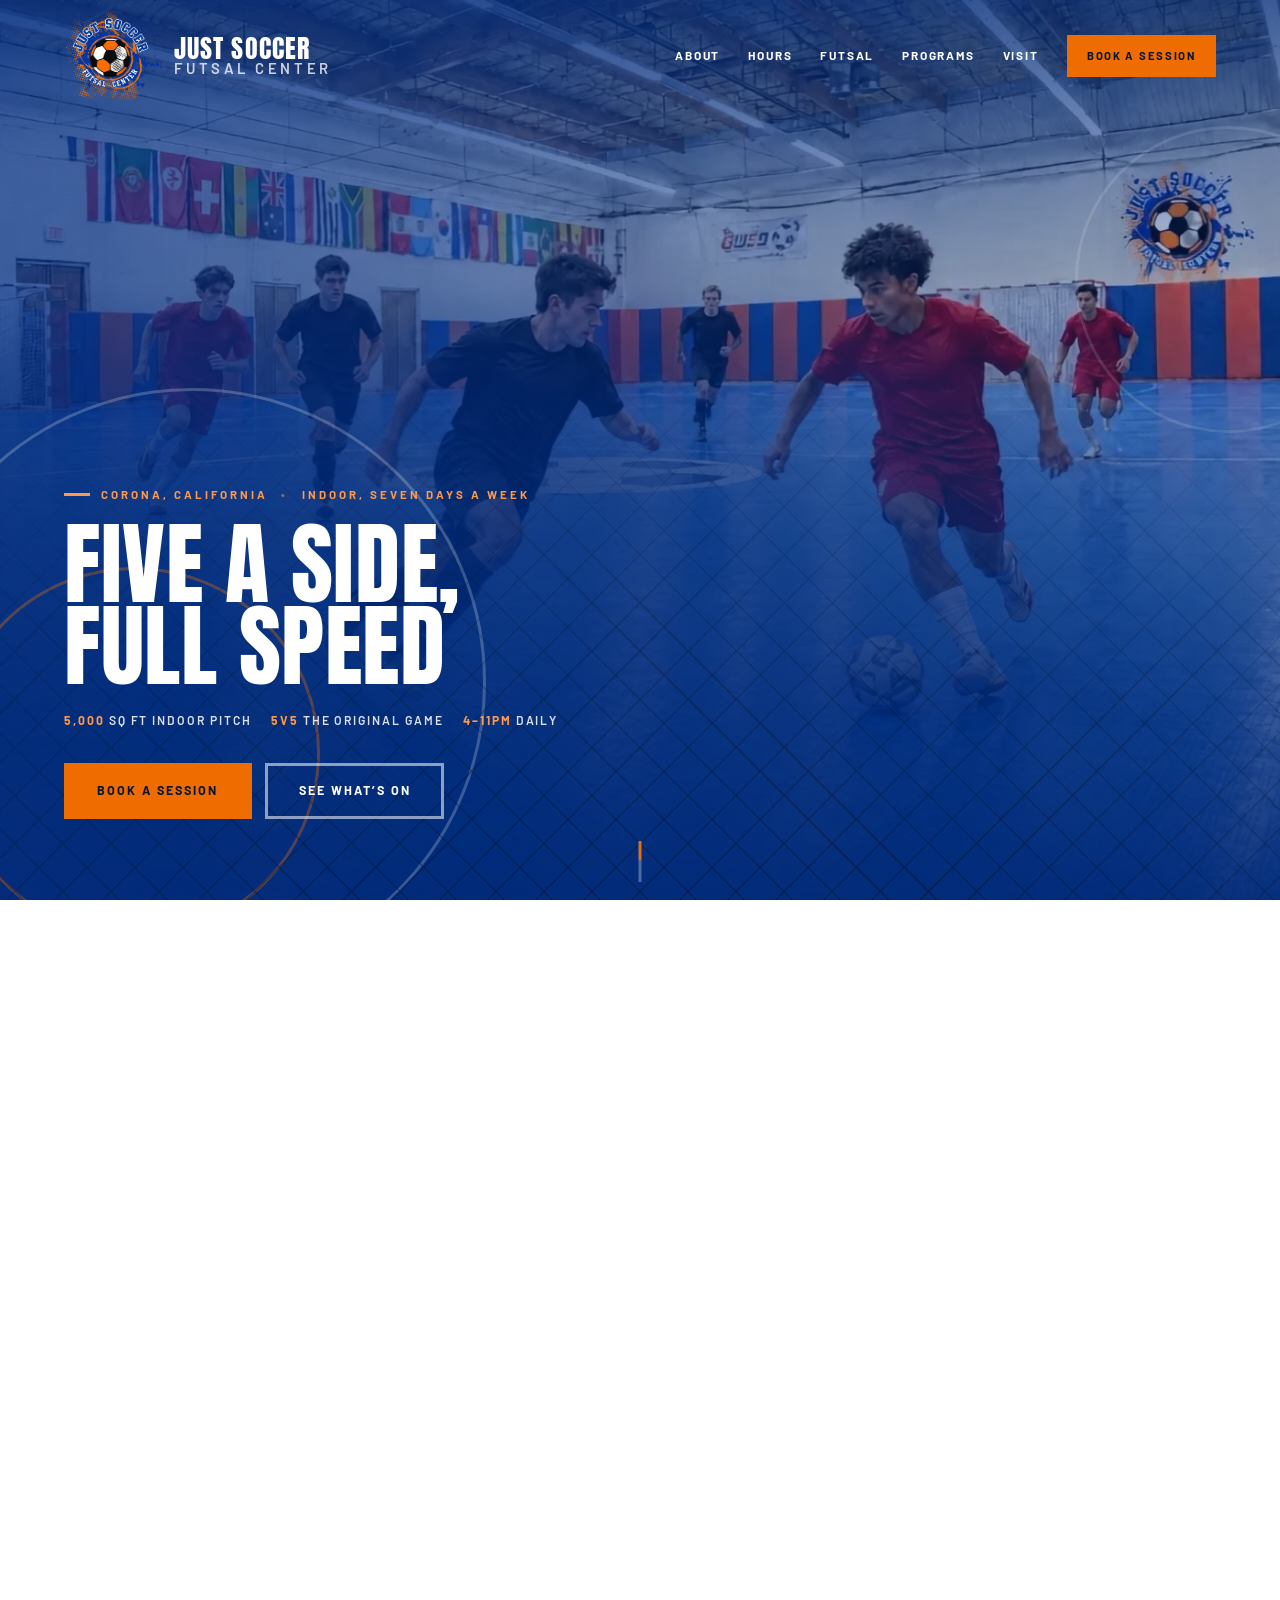
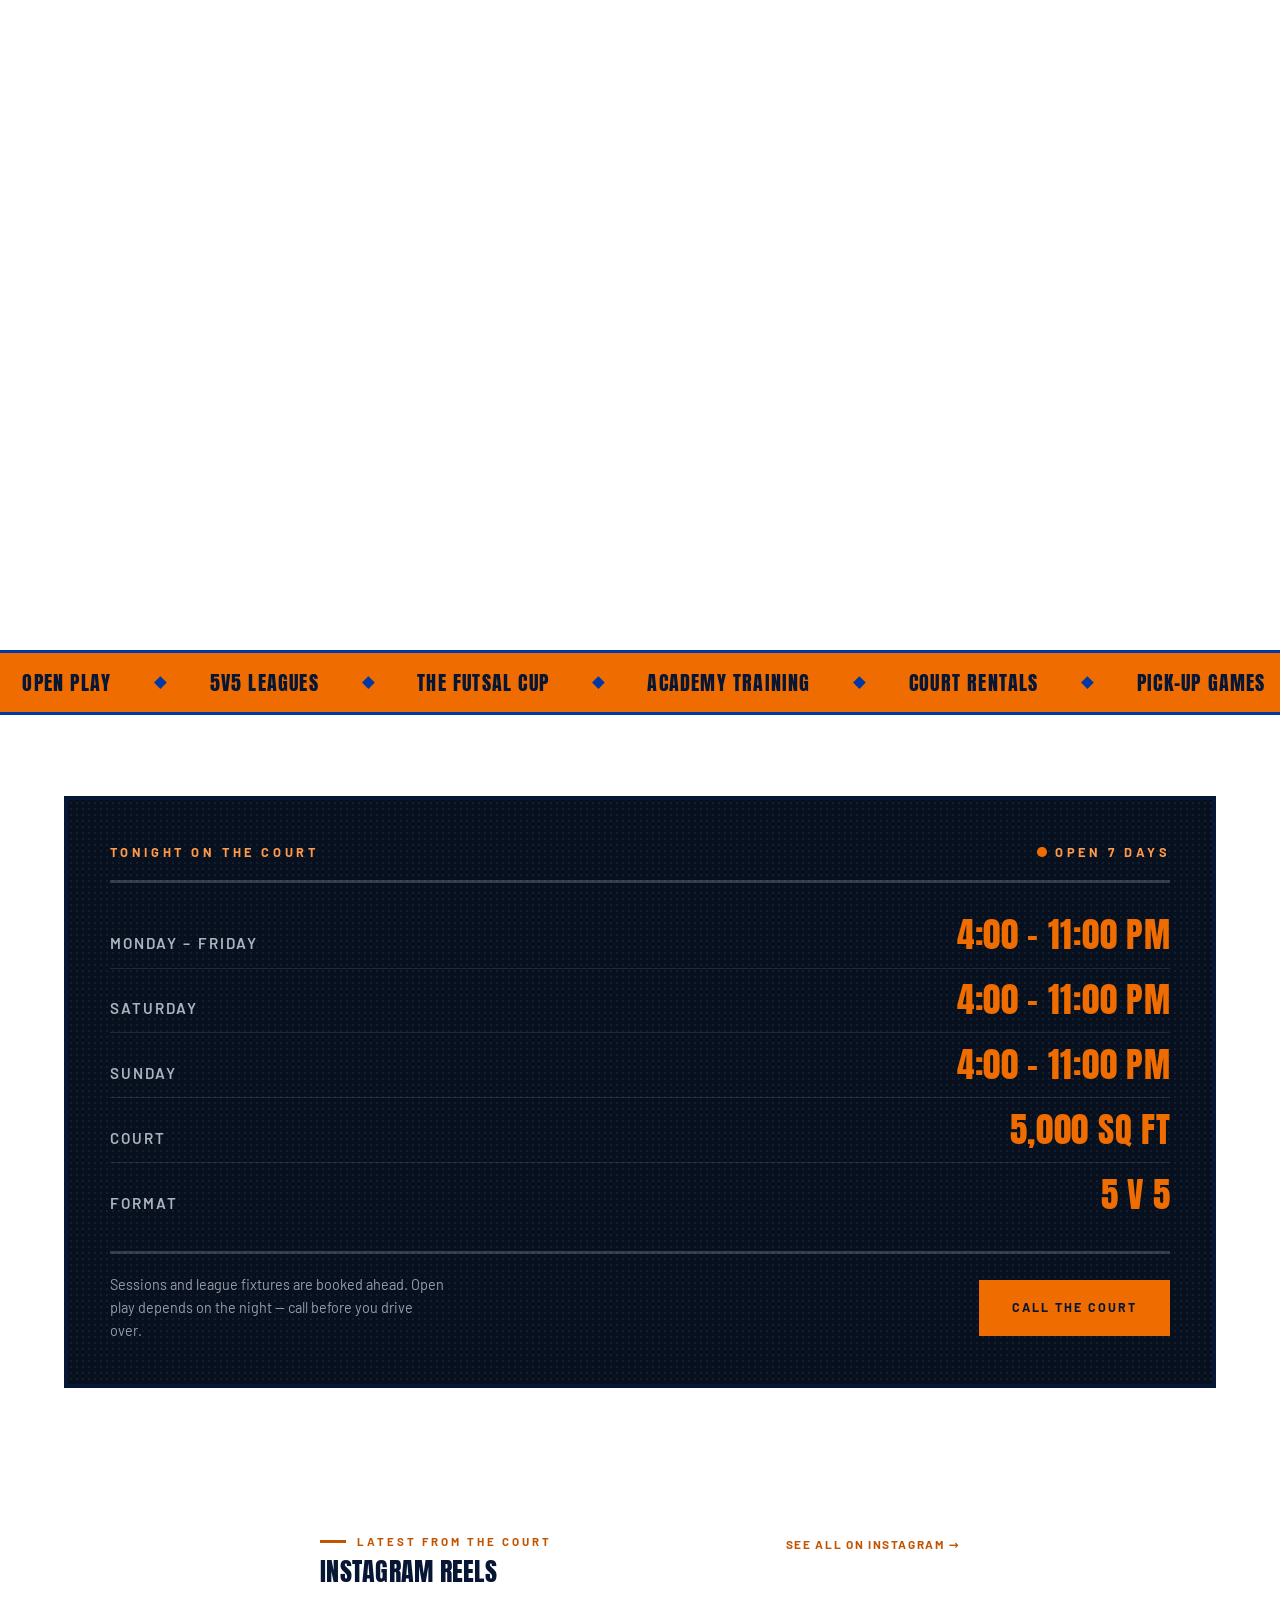
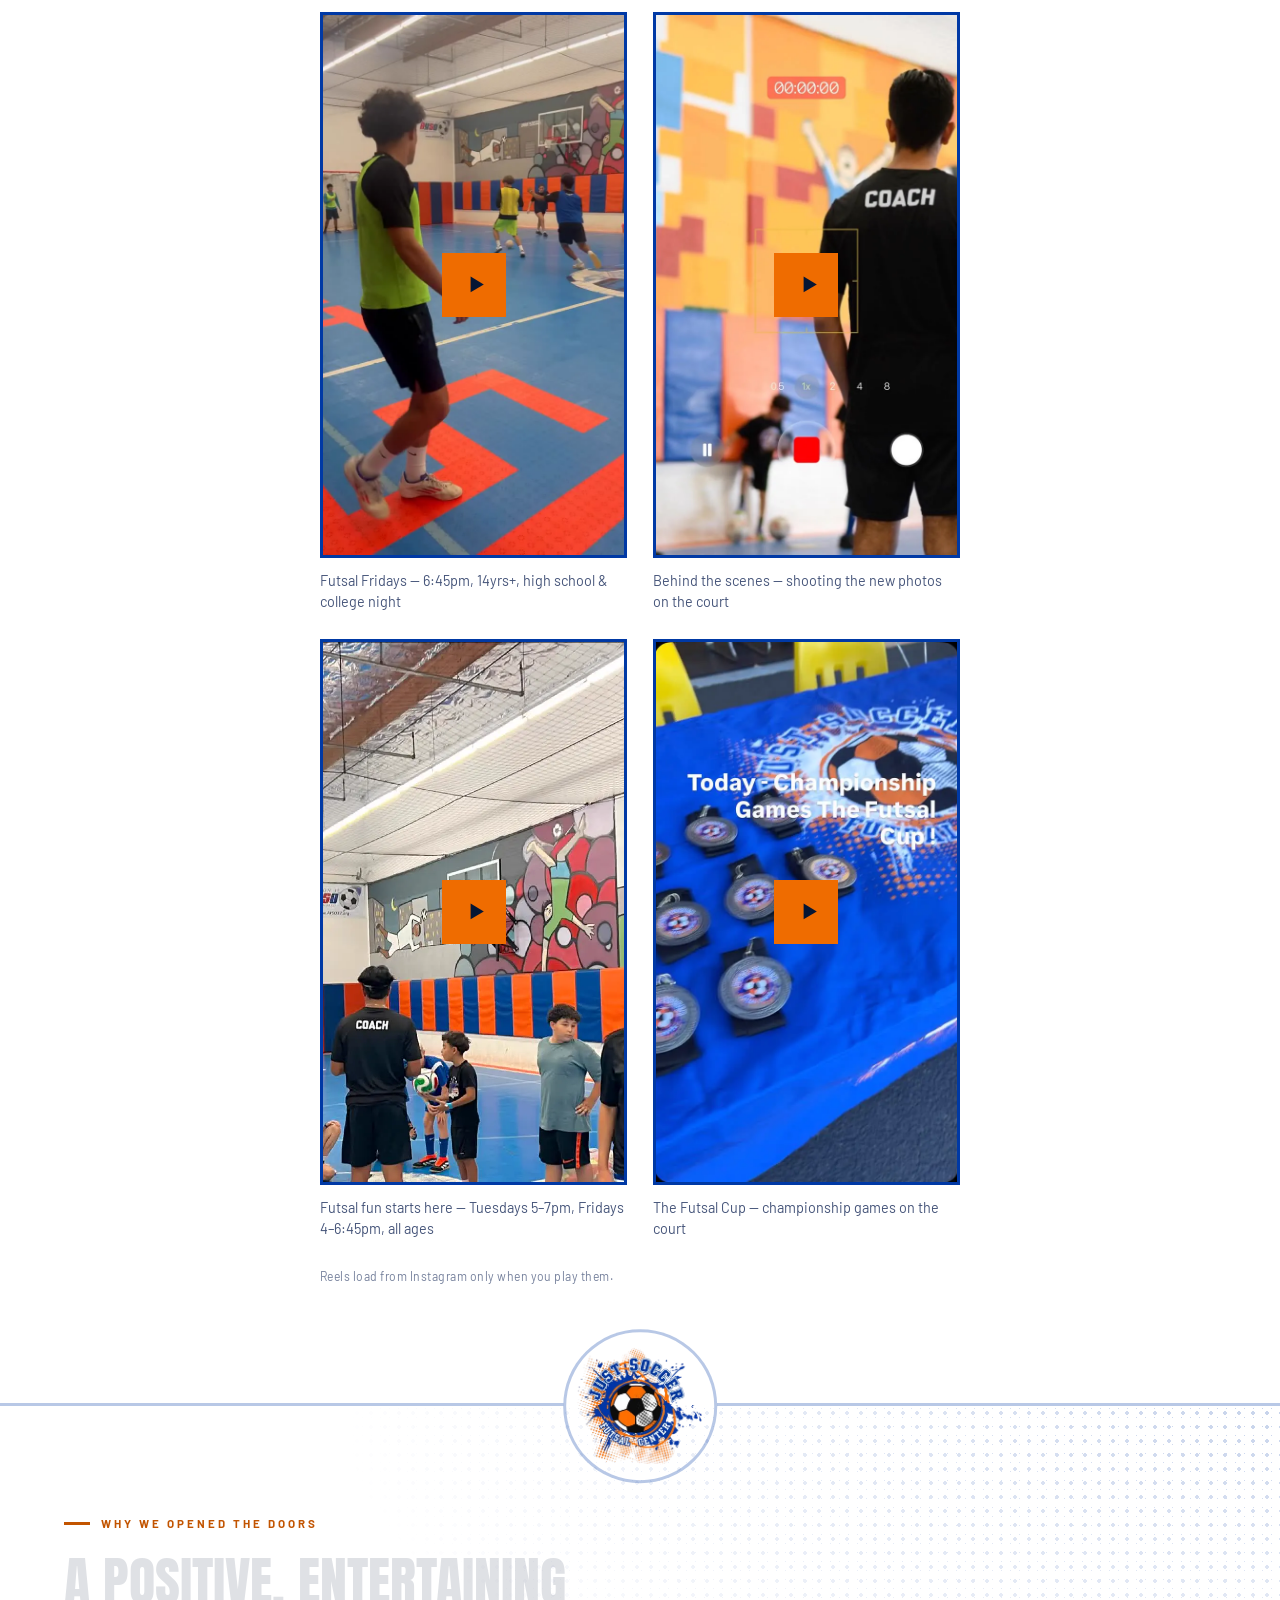
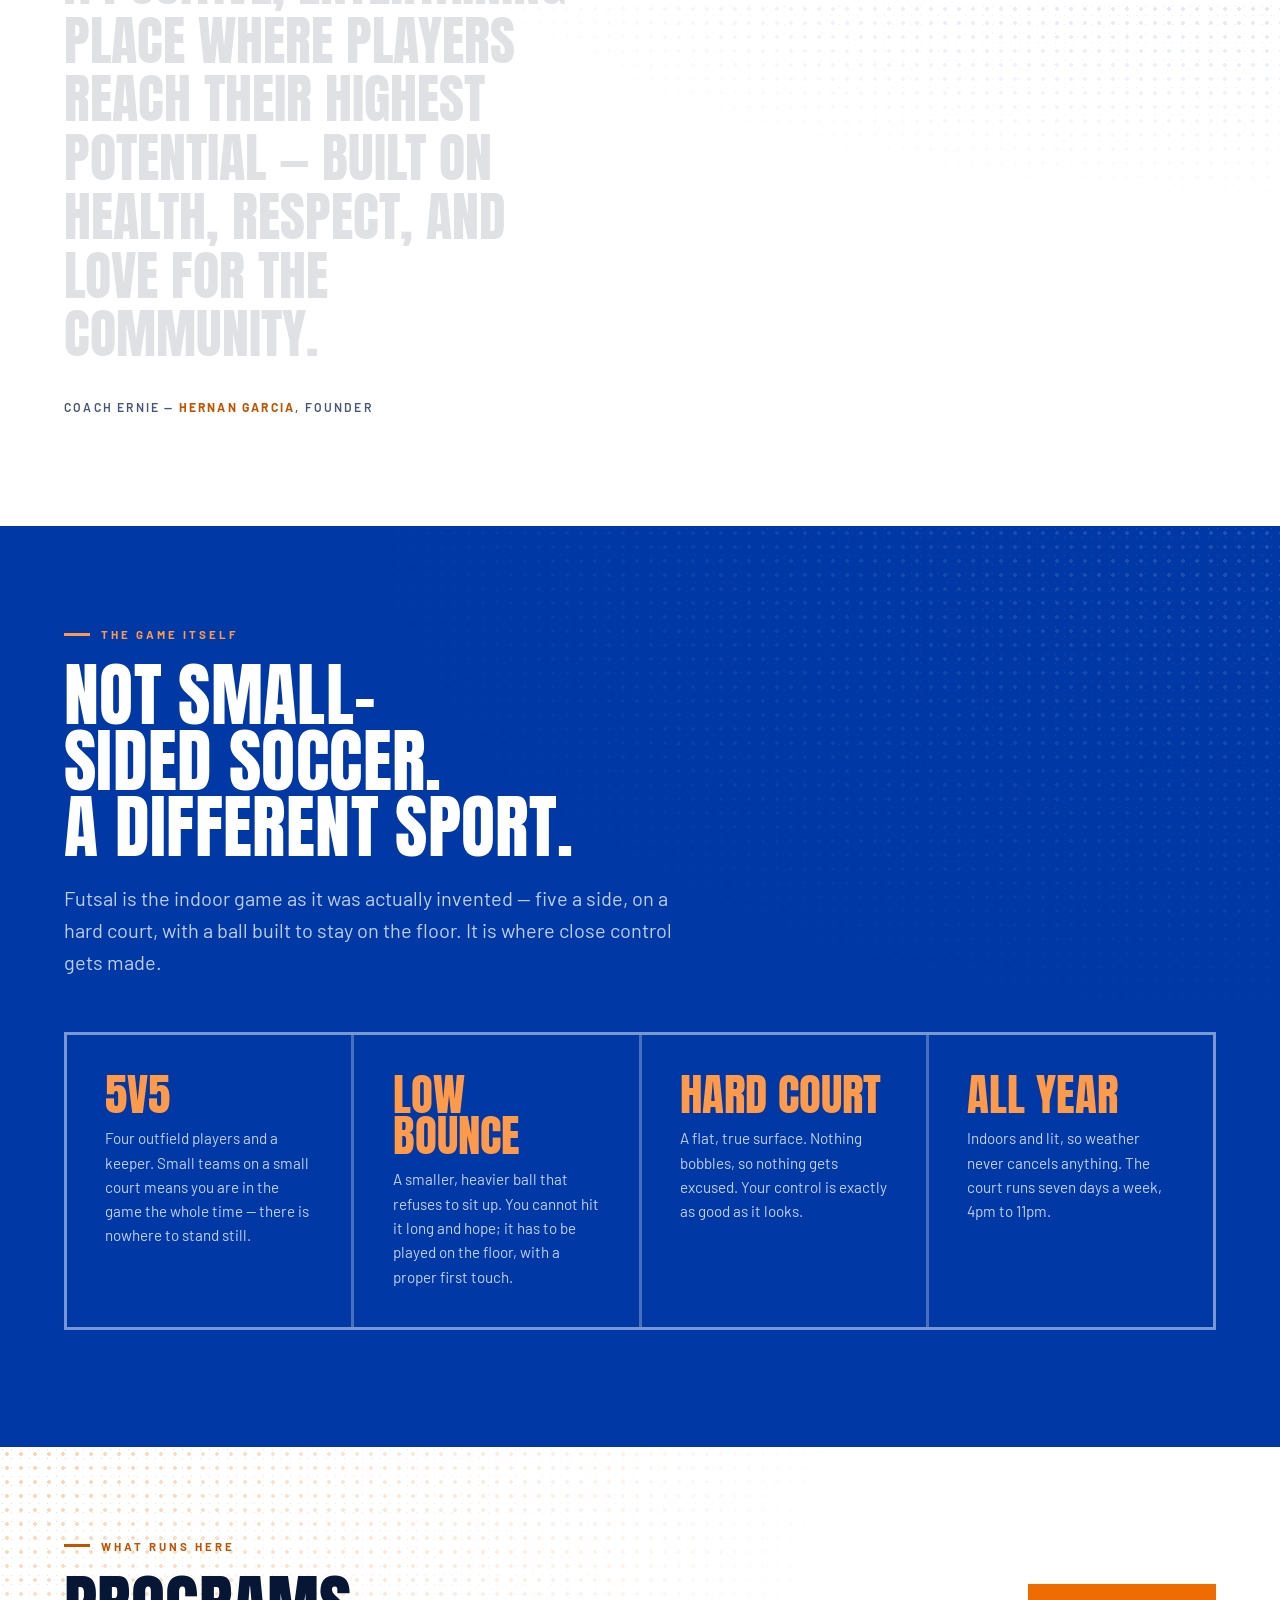
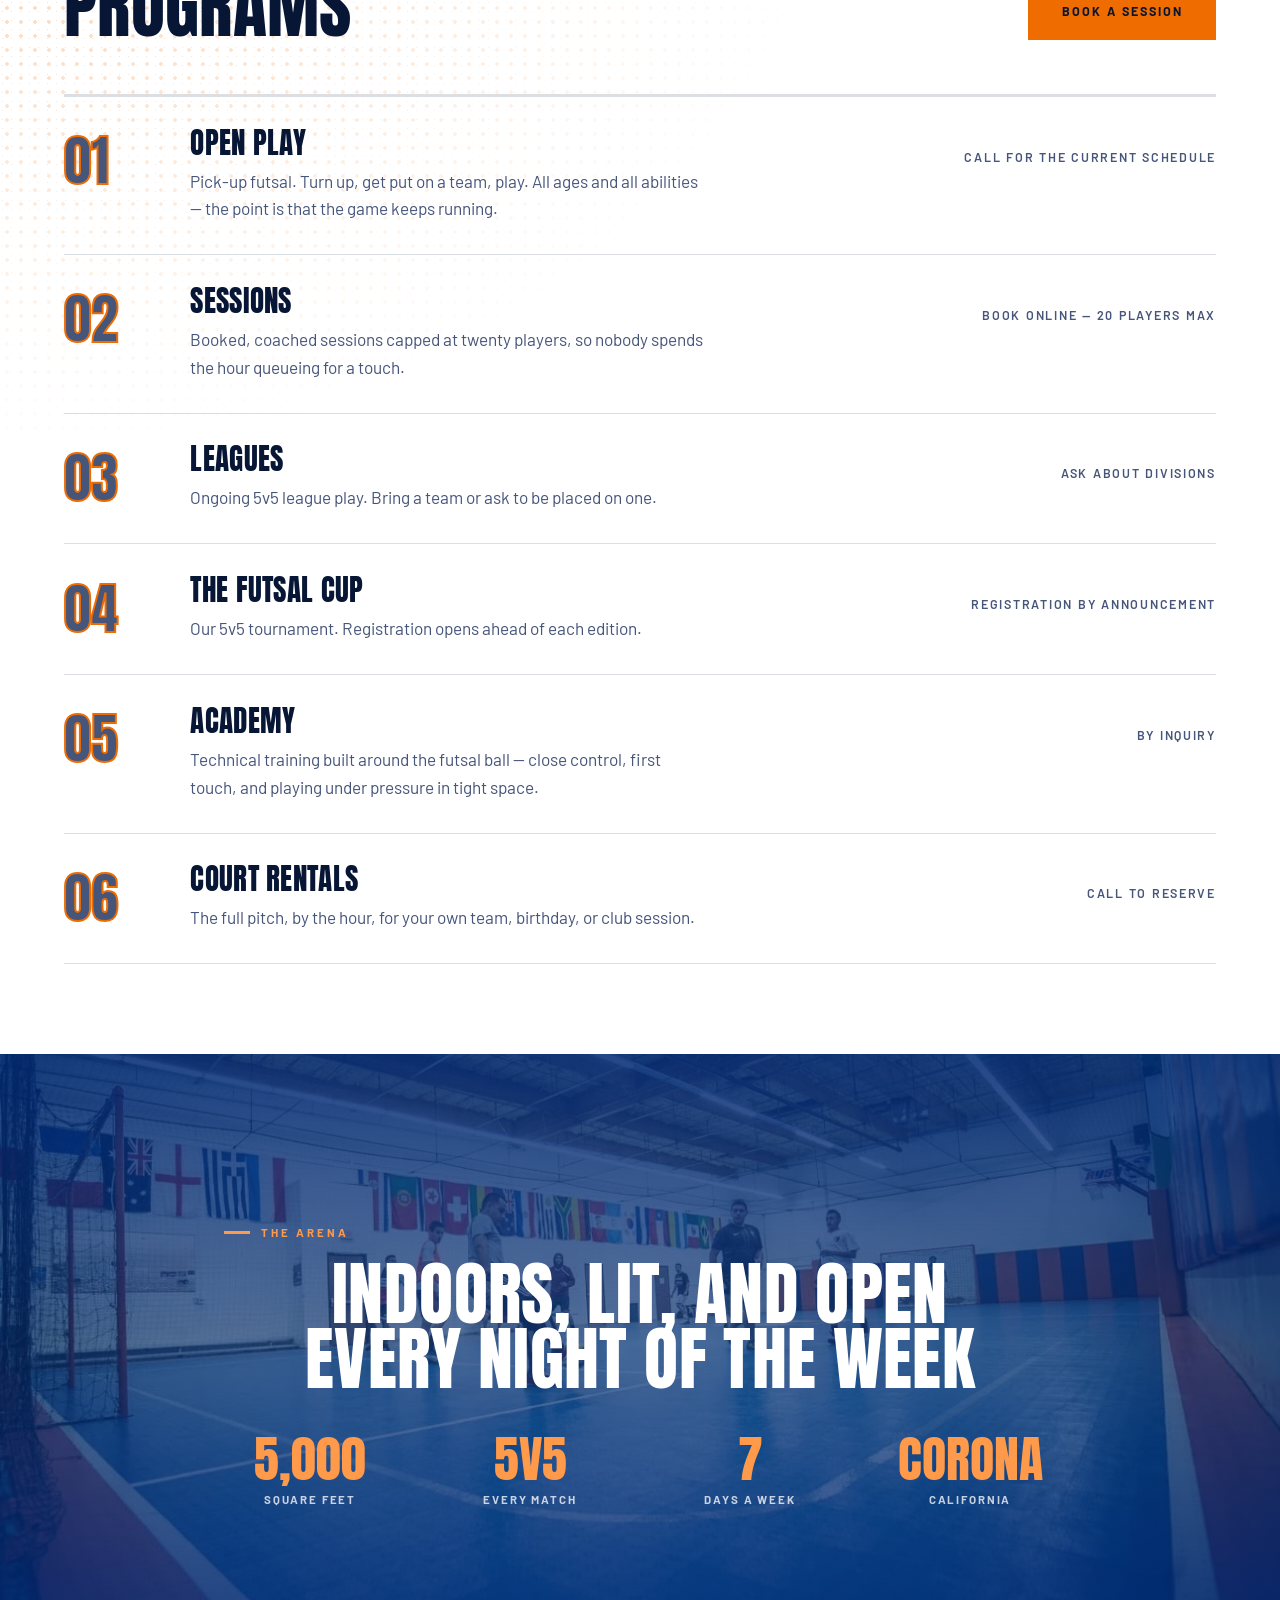
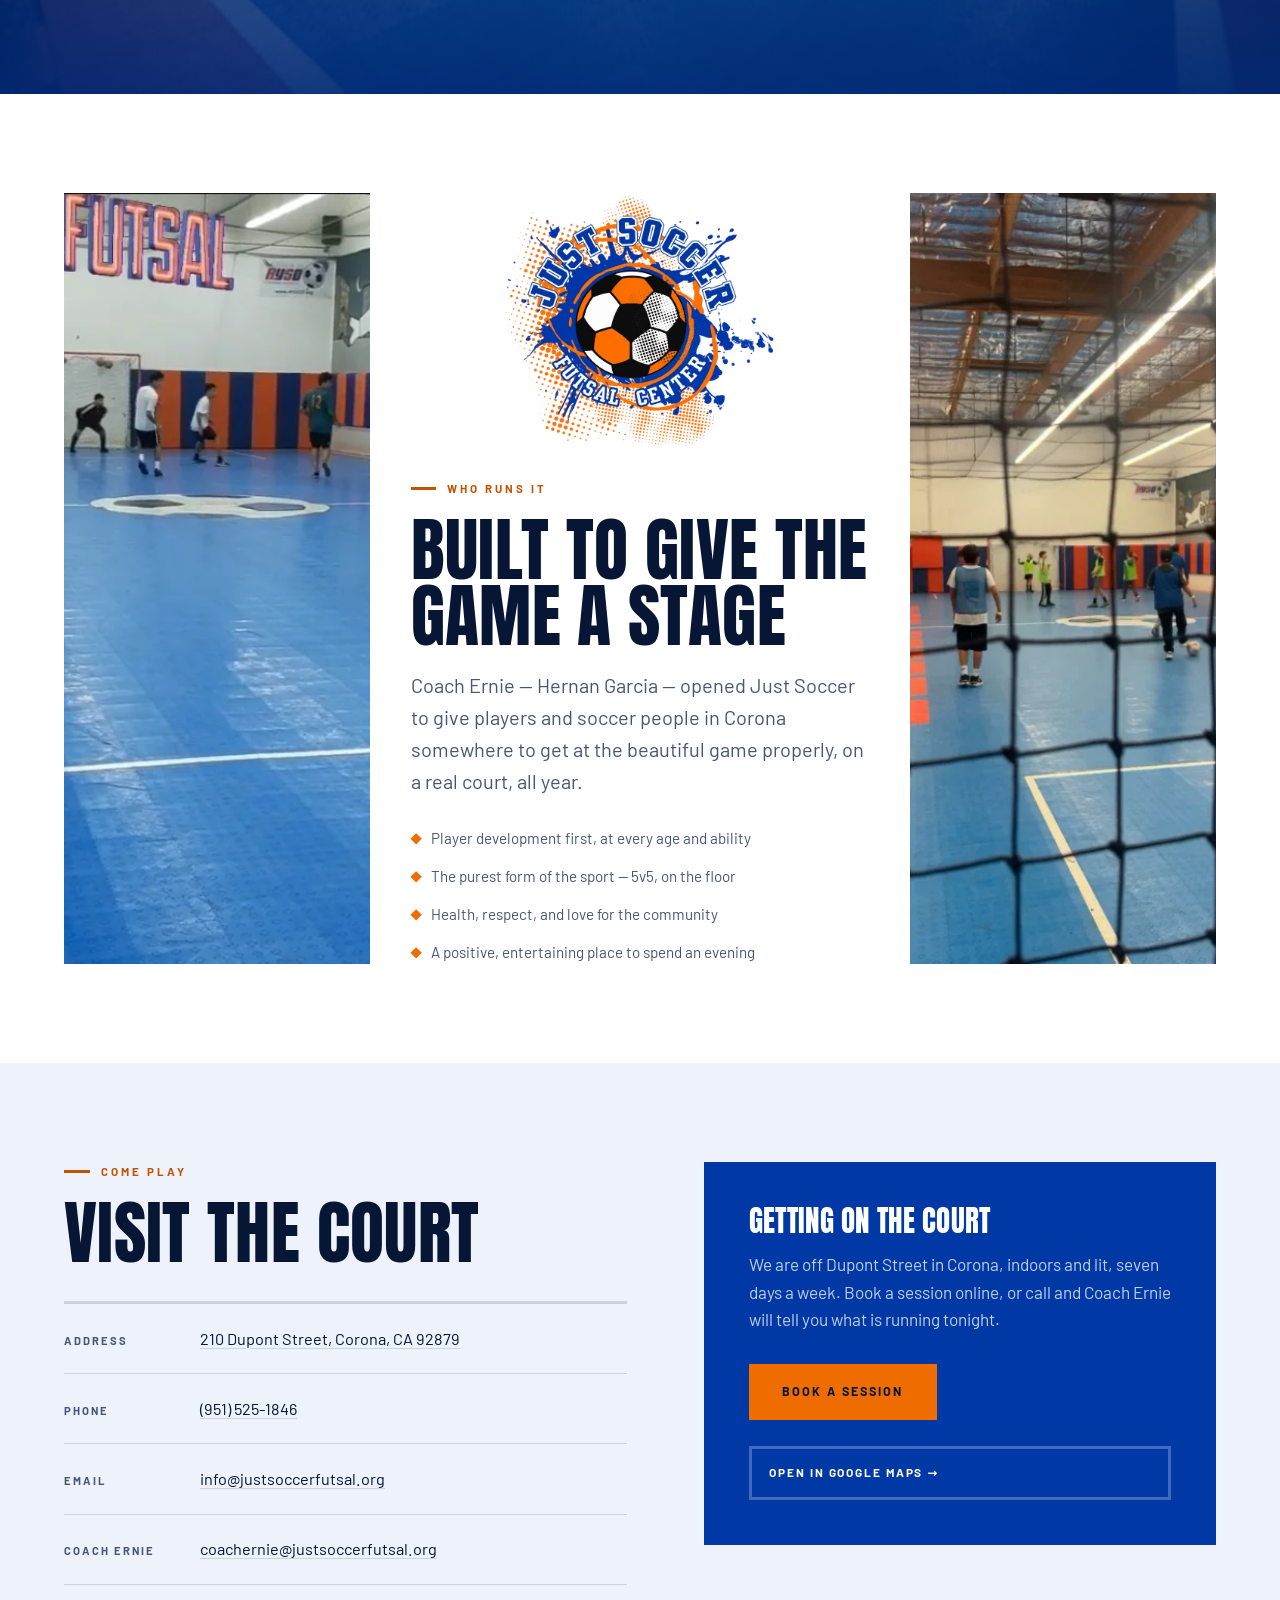
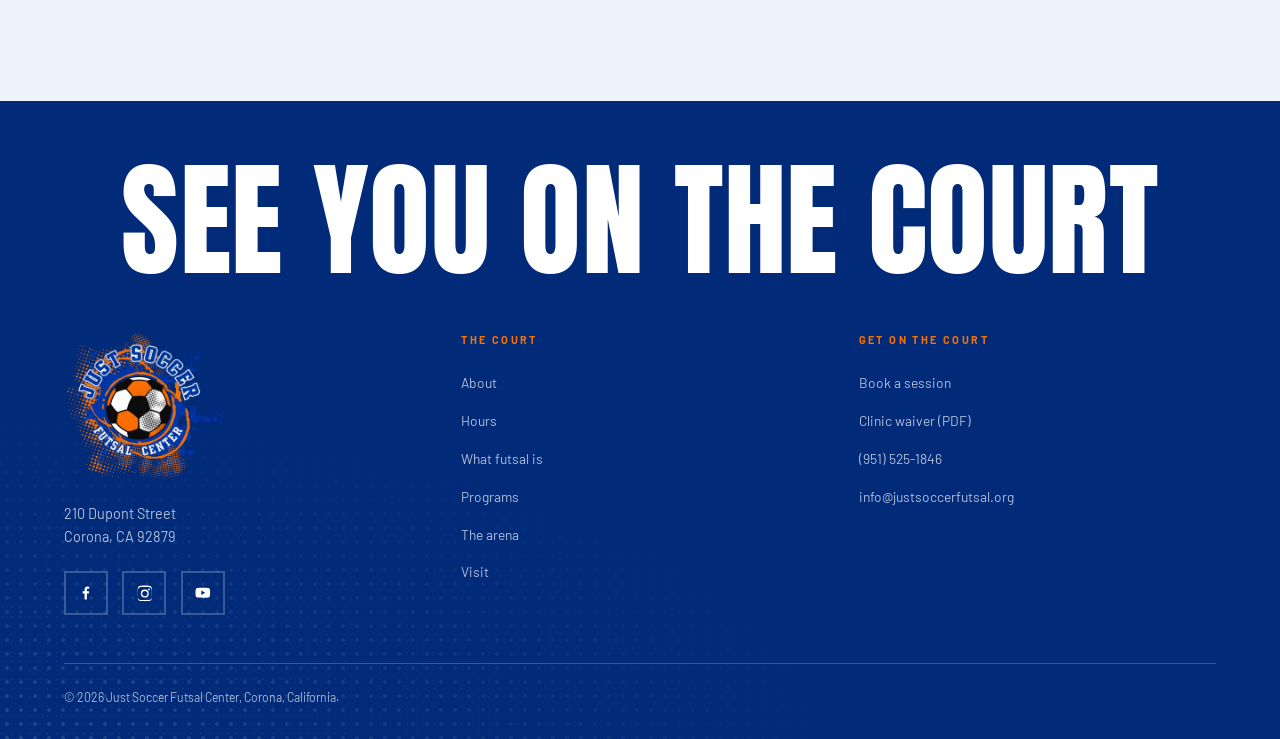
<file: index.html>
<!doctype html>
<html lang="en-US">
<head>
<meta charset="utf-8">
<meta name="viewport" content="width=device-width, initial-scale=1">
<title>Just Soccer Futsal Center — Corona, California</title>
<meta name="description" content="A 5,000 sq ft indoor futsal arena in Corona, California. Open play, 5v5 leagues, tournaments, academy training and court rentals — seven days a week.">
<!-- Draft build. Remove this line before the site goes live. -->
<meta name="robots" content="noindex, nofollow">

<link rel="canonical" href="https://www.justsoccerfutsal.org/">
<link rel="icon" href="assets/img/favicon-180.png" type="image/png" sizes="180x180">
<link rel="apple-touch-icon" href="assets/img/favicon-180.png">
<meta name="theme-color" content="#0039A5">

<!-- Social card. og:image must be an ABSOLUTE url to work — this points at the
     live domain, so it will not preview correctly from localhost. -->
<meta property="og:type" content="business.business">
<meta property="og:site_name" content="Just Soccer Futsal Center">
<meta property="og:locale" content="en_US">
<meta property="og:url" content="https://www.justsoccerfutsal.org/">
<meta property="og:title" content="Just Soccer Futsal Center — Corona, California">
<meta property="og:description" content="A 5,000 sq ft indoor futsal arena in Corona. Open play, 5v5 leagues, tournaments, academy training and court rentals — seven days a week, 4pm to 11pm.">
<meta property="og:image" content="https://www.justsoccerfutsal.org/assets/img/og-1200x630.jpg">
<meta property="og:image:width" content="1200">
<meta property="og:image:height" content="630">
<meta property="og:image:alt" content="Children training on the blue court at Just Soccer Futsal Center in Corona.">
<meta name="twitter:card" content="summary_large_image">

<!-- Structured data. This is what puts the hours, the phone number and the map
     pin into a Google result for a local business, so the values here must stay
     in step with the Visit section. NOTE: openingHours below encodes the hours
     from justsoccerfutsal.org; the directory listings disagree — see README. -->
<script type="application/ld+json">
{
  "@context": "https://schema.org",
  "@type": "SportsActivityLocation",
  "name": "Just Soccer Futsal Center",
  "description": "Indoor futsal center in Corona, California. Open play, 5v5 leagues, tournaments, academy training and court rentals.",
  "url": "https://www.justsoccerfutsal.org/",
  "telephone": "+1-951-525-1846",
  "email": "info@justsoccerfutsal.org",
  "image": "https://www.justsoccerfutsal.org/assets/img/og-1200x630.jpg",
  "logo": "https://www.justsoccerfutsal.org/assets/img/logo-720.webp",
  "address": {
    "@type": "PostalAddress",
    "streetAddress": "210 Dupont Street",
    "addressLocality": "Corona",
    "addressRegion": "CA",
    "postalCode": "92879",
    "addressCountry": "US"
  },
  "openingHoursSpecification": [{
    "@type": "OpeningHoursSpecification",
    "dayOfWeek": ["Monday","Tuesday","Wednesday","Thursday","Friday","Saturday","Sunday"],
    "opens": "16:00",
    "closes": "23:00"
  }],
  "founder": { "@type": "Person", "name": "Hernan Garcia" },
  "sameAs": [
    "https://www.facebook.com/justsoccerfutsal",
    "https://www.instagram.com/justsoccerfutsal",
    "https://www.youtube.com/channel/UCxHF92S_eRSLQZxwEKJkvgA"
  ]
}
</script>

<link rel="preconnect" href="https://fonts.googleapis.com">
<link rel="preconnect" href="https://fonts.gstatic.com" crossorigin>
<link rel="stylesheet" href="https://fonts.googleapis.com/css2?family=Anton&family=Barlow:wght@400;500;600;700&display=swap">
<link rel="stylesheet" href="assets/css/site.css?v=47">

<!-- The hero POSTER is the LCP element now, not the photograph: it is what paints
     while the clip is still arriving, and on a phone or under reduced motion it
     is all that ever paints. Preloaded at high priority for that reason. The
     video itself is deliberately NOT preloaded — preload="metadata" on the tag
     keeps 4MB off the critical path. -->
<link rel="preload" as="image" href="assets/img/hero-poster.webp" type="image/webp" fetchpriority="high">
</head>

<body>

<!-- icon sprite -->
<svg class="sprite" aria-hidden="true" focusable="false">
  <symbol id="i-fb" viewBox="0 0 24 24"><path d="M13.5 21v-8h2.7l.4-3.1h-3.1V7.9c0-.9.25-1.5 1.55-1.5h1.65V3.6A22 22 0 0 0 14.3 3.5c-2.4 0-4 1.45-4 4.1v2.3H7.6V13h2.7v8Z"/></symbol>
  <symbol id="i-ig" viewBox="0 0 24 24"><path d="M12 2.2c3.2 0 3.6 0 4.85.07 1.17.05 1.8.25 2.23.41.56.22.96.48 1.38.9.42.42.68.82.9 1.38.16.42.36 1.06.41 2.23.06 1.25.07 1.63.07 4.81s0 3.56-.07 4.81c-.05 1.17-.25 1.8-.41 2.23-.22.56-.48.96-.9 1.38-.42.42-.82.68-1.38.9-.42.16-1.06.36-2.23.41-1.25.06-1.63.07-4.85.07s-3.6 0-4.85-.07c-1.17-.05-1.8-.25-2.23-.41a3.8 3.8 0 0 1-1.38-.9 3.8 3.8 0 0 1-.9-1.38c-.16-.42-.36-1.06-.41-2.23C2.21 15.56 2.2 15.18 2.2 12s0-3.56.07-4.81c.05-1.17.25-1.8.41-2.23.22-.56.48-.96.9-1.38.42-.42.82-.68 1.38-.9.42-.16 1.06-.36 2.23-.41C8.44 2.21 8.82 2.2 12 2.2Zm0 1.98c-3.13 0-3.5.01-4.73.07-1.14.05-1.76.24-2.17.4-.55.21-.94.47-1.35.88-.41.41-.67.8-.88 1.35-.16.41-.35 1.03-.4 2.17-.06 1.23-.07 1.6-.07 4.73s.01 3.5.07 4.73c.05 1.14.24 1.76.4 2.17.21.55.47.94.88 1.35.41.41.8.67 1.35.88.41.16 1.03.35 2.17.4 1.23.06 1.6.07 4.73.07s3.5-.01 4.73-.07c1.14-.05 1.76-.24 2.17-.4.55-.21.94-.47 1.35-.88.41-.41.67-.8.88-1.35.16-.41.35-1.03.4-2.17.06-1.23.07-1.6.07-4.73s-.01-3.5-.07-4.73c-.05-1.14-.24-1.76-.4-2.17a3.6 3.6 0 0 0-.88-1.35 3.6 3.6 0 0 0-1.35-.88c-.41-.16-1.03-.35-2.17-.4-1.23-.06-1.6-.07-4.73-.07Zm0 3.37a5.45 5.45 0 1 1 0 10.9 5.45 5.45 0 0 1 0-10.9Zm0 8.99a3.54 3.54 0 1 0 0-7.08 3.54 3.54 0 0 0 0 7.08Zm6.94-9.2a1.27 1.27 0 1 1-2.55 0 1.27 1.27 0 0 1 2.55 0Z"/></symbol>
  <symbol id="i-yt" viewBox="0 0 24 24"><path d="M21.6 7.2a2.5 2.5 0 0 0-1.76-1.77C18.28 5 12 5 12 5s-6.28 0-7.84.43A2.5 2.5 0 0 0 2.4 7.2 26 26 0 0 0 2 12a26 26 0 0 0 .4 4.8 2.5 2.5 0 0 0 1.76 1.77C5.72 19 12 19 12 19s6.28 0 7.84-.43a2.5 2.5 0 0 0 1.76-1.77A26 26 0 0 0 22 12a26 26 0 0 0-.4-4.8ZM10 15.02V8.98L15.2 12Z"/></symbol>
</svg>

<!-- ==========================================================
     PRELOADER
     ========================================================== -->
<div id="load" aria-hidden="true">
  <div>
    <img class="load__mark" src="assets/img/logo-720.webp" alt="" width="720" height="672">
    <div class="load__bar"><i></i></div>
  </div>
</div>

<!-- ==========================================================
     NAV
     ========================================================== -->
<header id="nav">
  <a class="brand" href="#top" aria-label="Just Soccer Futsal Center, back to top">
    <img class="brand__mark" src="assets/img/logo-260.webp" alt="" width="260" height="243" fetchpriority="high">
    <span class="brand__txt">Just Soccer<small>Futsal Center</small></span>
  </a>

  <button id="burger" class="burger" aria-expanded="false" aria-controls="navLinks" aria-label="Open menu">
    <span></span><span></span>
  </button>

  <nav id="navLinks" class="nav__links" aria-label="Main">
    <a href="about.html">About</a>
    <a href="#tonight">Hours</a>
    <a href="#game">Futsal</a>
    <a href="#programs">Programs</a>
    <a href="#visit">Visit</a>
    <a class="btn" href="https://app.squarespacescheduling.com/schedule/9e3bd3ec" target="_blank" rel="noopener">Book a session<span class="vh"> (opens in a new tab)</span></a>
  </nav>
</header>

<main id="top">

<!-- ==========================================================
     HERO — photograph scales up as it scrolls away
     ========================================================== -->
<section class="hero-rail" id="hero">
  <div class="hero">
  <!-- Multiplane camera. Four planes, one scroll progress, each moving at its
       own rate: the photograph barely shifts, the painted court markings drift,
       the netting sweeps past the lens. Depth is expressed purely as travel +
       growth, so there is no separate depth value that can fall out of sync. -->
  <div class="hero__plane hero__frame" data-cam data-cam-arc data-cam-y="-4" data-cam-scale="0.52">
    <!-- The <source media> order matters: the browser takes the FIRST source
         whose media query matches, so the 768px rule has to come before the
         unconditional one or every screen would get the 1080 file.
         preload="metadata" per the brief — it fetches the header, not the 4MB
         body, so the poster shows immediately and the clip streams in after.
         aria-label rather than alt: a <video> has no alt attribute, and this
         one is decorative background, so it is also aria-hidden below. -->
    <video class="hero__media" id="heroVid"
           autoplay muted loop playsinline preload="metadata"
           poster="assets/img/hero-poster.webp"
           aria-hidden="true" tabindex="-1">
      <source src="assets/img/hero-720.mp4" type="video/mp4"
              media="(max-width:768px) and (prefers-reduced-motion: no-preference)">
      <source src="assets/img/hero-1080.mp4" type="video/mp4"
              media="(prefers-reduced-motion: no-preference)">
    </video>
  </div>
  <div class="hero__scrim"></div>

  <!-- mid plane: painted court markings -->
  <div class="hero__plane hero__court" data-cam data-cam-arc data-cam-y="-15" data-cam-scale="0.92" data-cam-fade="0.6" aria-hidden="true">
    <span></span><span></span><span></span>
  </div>

  <!-- near plane: the netting every photograph of this building is shot through -->
  <div class="hero__plane hero__net" data-cam data-cam-arc data-cam-y="-38" data-cam-scale="1.75" data-cam-fade="0.9" aria-hidden="true"></div>

  <div class="hero__inner" data-cam data-cam-y="-7" data-cam-scale="0" data-cam-fade="1.25">
    <p class="eyebrow eyebrow--light" data-reveal>Corona, California <i>&bull;</i> Indoor, seven days a week</p>
    <h1 class="hero__title" data-split>Five a side,<br>full speed</h1>
    <p class="hero__meta" data-reveal style="--d:.15s">
      <span><b>5,000</b> sq ft indoor pitch</span>
      <span><b>5v5</b> the original game</span>
      <span><b>4&ndash;11pm</b> daily</span>
    </p>
    <div class="hero__cta" data-reveal style="--d:.28s">
      <a class="btn" href="https://app.squarespacescheduling.com/schedule/9e3bd3ec" target="_blank" rel="noopener">Book a session<span class="vh"> (opens in a new tab)</span></a>
      <a class="btn btn--ghost" href="#programs">See what&rsquo;s on</a>
    </div>
  </div>

  <span class="hero__scroll" aria-hidden="true"><i></i></span>
  </div>
</section>

<!-- ==========================================================
     TICKER
     ========================================================== -->
<div class="ticker" aria-hidden="true">
  <div class="ticker__track">
    <span>Open play</span><span>5v5 leagues</span><span>The Futsal Cup</span><span>Academy training</span><span>Court rentals</span><span>Pick-up games</span>
    <span>Open play</span><span>5v5 leagues</span><span>The Futsal Cup</span><span>Academy training</span><span>Court rentals</span><span>Pick-up games</span>
  </div>
</div>

<!-- ==========================================================
     TONIGHT — the scoreboard.
     "Is it open, and what's on" is the question this site exists to answer,
     so it comes first and gets the most on-theme container in the building.
     ========================================================== -->
<section class="board" id="tonight">
  <div class="board__panel" data-reveal>
    <div class="board__top">
      <p class="board__label">Tonight on the court</p>
      <p class="board__live"><i aria-hidden="true"></i> <span class="board__label">Open 7 days</span></p>
    </div>

    <dl class="board__rows">
      <div class="board__row"><dt>Monday &ndash; Friday</dt><dd>4:00 &ndash; 11:00 PM</dd></div>
      <div class="board__row"><dt>Saturday</dt><dd>4:00 &ndash; 11:00 PM</dd></div>
      <div class="board__row"><dt>Sunday</dt><dd>4:00 &ndash; 11:00 PM</dd></div>
      <div class="board__row"><dt>Court</dt><dd>5,000 SQ FT</dd></div>
      <div class="board__row"><dt>Format</dt><dd>5 V 5</dd></div>
    </dl>

    <div class="board__foot">
      <p class="board__note">Sessions and league fixtures are booked ahead. Open play depends on the night &mdash; call before you drive over.</p>
      <a class="btn" href="tel:+19515251846">Call the court</a>
    </div>
  </div>
</section>

<!-- ==========================================================
     LATEST — Instagram reels, click to load.
     These are FACADES: a self-hosted cover plus a play badge. Nothing from
     Meta is requested until someone actually clicks one, so the page sets no
     third-party cookies and carries no embed script for the great majority of
     visitors who never open a reel.
     This block is meant to be swapped. The posts are dated by nature — one of
     them literally says "tomorrow" — so they belong in a slot that is expected
     to change, not baked into an evergreen section.
     ========================================================== -->
<section class="latest" id="latest">
  <div class="latest__head">
    <div>
      <p class="eyebrow" data-reveal>Latest from the court</p>
      <h2 class="latest__title" data-reveal style="--d:.06s">Instagram reels</h2>
    </div>
    <a class="latest__all" href="https://www.instagram.com/justsoccerfutsal" data-reveal style="--d:.12s" target="_blank" rel="noopener">
      See all on Instagram &rarr;<span class="vh"> (opens in a new tab)</span></a>
  </div>

  <div class="latest__row">
    <article class="reel" data-reel="DcAqWheMAH-" data-reveal>
      <button class="reel__btn" type="button"
              aria-label="Play the Futsal Fridays reel from Instagram. Opens Instagram's player.">
        <picture>
          <source type="image/webp" srcset="assets/img/reel-fridays.webp">
          <img src="assets/img/reel-fridays.jpg" width="640" height="1136" loading="lazy" decoding="async"
               alt="Players in green bibs on the blue court during a Futsal Fridays session.">
        </picture>
        <span class="reel__play" aria-hidden="true">
          <svg viewBox="0 0 24 24"><path d="M8 5.5v13l11-6.5z" fill="currentColor"/></svg>
        </span>
      </button>
      <p class="reel__cap">Futsal Fridays &mdash; 6:45pm, 14yrs+, high school &amp; college night</p>
    </article>

    <article class="reel" data-reel="Dcj82qjz-xX" data-reveal style="--d:.1s">
      <button class="reel__btn" type="button"
              aria-label="Play the behind-the-scenes photo shoot reel from Instagram. Opens Instagram's player.">
        <picture>
          <source type="image/webp" srcset="assets/img/reel-shoot.webp">
          <img src="assets/img/reel-shoot.jpg" width="640" height="1138" loading="lazy" decoding="async"
               alt="A coach watching training on the court in front of the mural wall, filmed for the new photo shoot.">
        </picture>
        <span class="reel__play" aria-hidden="true">
          <svg viewBox="0 0 24 24"><path d="M8 5.5v13l11-6.5z" fill="currentColor"/></svg>
        </span>
      </button>
      <p class="reel__cap">Behind the scenes &mdash; shooting the new photos on the court</p>
    </article>

    <article class="reel" data-reel="DdS7uBssywq" data-reveal style="--d:.2s">
      <button class="reel__btn" type="button"
              aria-label="Play the open sessions reel from Instagram. Opens Instagram's player.">
        <picture>
          <source type="image/webp" srcset="assets/img/reel-sessions.webp">
          <img src="assets/img/reel-sessions.jpg" width="594" height="1056" loading="lazy" decoding="async"
               alt="A coach and a group of children with a ball on the court, in front of the painted mural wall.">
        </picture>
        <span class="reel__play" aria-hidden="true">
          <svg viewBox="0 0 24 24"><path d="M8 5.5v13l11-6.5z" fill="currentColor"/></svg>
        </span>
      </button>
      <p class="reel__cap">Futsal fun starts here &mdash; Tuesdays 5&ndash;7pm, Fridays 4&ndash;6:45pm, all ages</p>
    </article>

    <article class="reel" data-reel="DaEcNhtsI18" data-reveal style="--d:.3s">
      <button class="reel__btn" type="button"
              aria-label="Play the Futsal Cup championship reel from Instagram. Opens Instagram's player.">
        <picture>
          <source type="image/webp" srcset="assets/img/reel-cup.webp">
          <img src="assets/img/reel-cup.jpg" width="640" height="1136" loading="lazy" decoding="async"
               alt="Players competing on the court during a Futsal Cup championship game.">
        </picture>
        <span class="reel__play" aria-hidden="true">
          <svg viewBox="0 0 24 24"><path d="M8 5.5v13l11-6.5z" fill="currentColor"/></svg>
        </span>
      </button>
      <p class="reel__cap">The Futsal Cup &mdash; championship games on the court</p>
    </article>
  </div>

  <p class="latest__note">Reels load from Instagram only when you play them.</p>
</section>

<div class="touchline touchline--ink" aria-hidden="true">
  <img class="touchline__mark" src="assets/img/logo-260.webp" alt="" width="260" height="243" loading="lazy" decoding="async">
</div>

<!-- ==========================================================
     STATEMENT
     ========================================================== -->
<section class="stmt halftone halftone--royal">
  <p class="eyebrow" data-reveal>Why we opened the doors</p>
  <p class="stmt__body" data-words>A positive, entertaining place where players reach their highest potential — built on health, respect, and love for the community.</p>
  <p class="stmt__sig" data-reveal>Coach Ernie &mdash; <b>Hernan Garcia</b>, founder</p>
</section>

<!-- ==========================================================
     GAME — what futsal actually is
     ========================================================== -->
<section class="game halftone halftone--chalk" id="game">
  <div class="game__wrap">
    <div class="game__head">
      <p class="eyebrow eyebrow--light" data-reveal>The game itself</p>
      <h2 class="h2" data-reveal style="--d:.08s">Not small-sided soccer.<br>A different sport.</h2>
      <p class="lede lede--light game__lede" data-reveal style="--d:.16s">
        Futsal is the indoor game as it was actually invented &mdash; five a side, on a hard
        court, with a ball built to stay on the floor. It is where close control gets made.
      </p>
    </div>

    <dl class="game__grid" data-reveal style="--d:.2s">
      <div class="game__cell">
        <dt>5v5</dt>
        <dd>Four outfield players and a keeper. Small teams on a small court means you are in the game the whole time &mdash; there is nowhere to stand still.</dd>
      </div>
      <div class="game__cell">
        <dt>Low bounce</dt>
        <dd>A smaller, heavier ball that refuses to sit up. You cannot hit it long and hope; it has to be played on the floor, with a proper first touch.</dd>
      </div>
      <div class="game__cell">
        <dt>Hard court</dt>
        <dd>A flat, true surface. Nothing bobbles, so nothing gets excused. Your control is exactly as good as it looks.</dd>
      </div>
      <div class="game__cell">
        <dt>All year</dt>
        <dd>Indoors and lit, so weather never cancels anything. The court runs seven days a week, 4pm to 11pm.</dd>
      </div>
    </dl>
  </div>
</section>

<!-- ==========================================================
     PROGRAMS
     ========================================================== -->
<section class="prog halftone halftone--tl halftone--orange" id="programs">
  <div class="prog__head">
    <div>
      <p class="eyebrow" data-reveal>What runs here</p>
      <h2 class="h2" data-reveal style="--d:.08s">Programs</h2>
    </div>
    <a class="btn" href="https://app.squarespacescheduling.com/schedule/9e3bd3ec" target="_blank" rel="noopener" data-reveal style="--d:.16s">Book a session<span class="vh"> (opens in a new tab)</span></a>
  </div>

  <div class="prog__list">
    <article class="prog__item" data-reveal>
      <p class="prog__no">01</p>
      <div>
        <h3 class="h3">Open play</h3>
        <p>Pick-up futsal. Turn up, get put on a team, play. All ages and all abilities &mdash; the point is that the game keeps running.</p>
      </div>
      <p class="prog__when">Call for the current schedule</p>
    </article>

    <article class="prog__item" data-reveal>
      <p class="prog__no">02</p>
      <div>
        <h3 class="h3">Sessions</h3>
        <p>Booked, coached sessions capped at twenty players, so nobody spends the hour queueing for a touch.</p>
      </div>
      <p class="prog__when">Book online &mdash; 20 players max</p>
    </article>

    <article class="prog__item" data-reveal>
      <p class="prog__no">03</p>
      <div>
        <h3 class="h3">Leagues</h3>
        <p>Ongoing 5v5 league play. Bring a team or ask to be placed on one.</p>
      </div>
      <p class="prog__when">Ask about divisions</p>
    </article>

    <article class="prog__item" data-reveal>
      <p class="prog__no">04</p>
      <div>
        <h3 class="h3">The Futsal Cup</h3>
        <p>Our 5v5 tournament. Registration opens ahead of each edition.</p>
      </div>
      <p class="prog__when">Registration by announcement</p>
    </article>

    <article class="prog__item" data-reveal>
      <p class="prog__no">05</p>
      <div>
        <h3 class="h3">Academy</h3>
        <p>Technical training built around the futsal ball &mdash; close control, first touch, and playing under pressure in tight space.</p>
      </div>
      <p class="prog__when">By inquiry</p>
    </article>

    <article class="prog__item" data-reveal>
      <p class="prog__no">06</p>
      <div>
        <h3 class="h3">Court rentals</h3>
        <p>The full pitch, by the hour, for your own team, birthday, or club session.</p>
      </div>
      <p class="prog__when">Call to reserve</p>
    </article>
  </div>
</section>

<!-- ==========================================================
     ARENA — photograph zooms OUT as the band arrives
     ========================================================== -->
<section class="arena" id="arena">
  <div class="arena__frame js-zoomframe">
    <picture>
      <source type="image/webp" srcset="assets/img/arena-1291.webp">
      <img class="arena__media" src="assets/img/arena-1291.jpg"
           data-zoom="out" data-zoom-from="1.24" data-zoom-to="1"
           alt="The hall at Just Soccer: blue and orange court, flags of many nations along the wall, open-truss ceiling." loading="lazy" decoding="async">
    </picture>
  </div>
  <div class="arena__scrim"></div>

  <div class="arena__inner">
    <p class="eyebrow eyebrow--light" data-reveal>The arena</p>
    <h2 class="h2" data-reveal style="--d:.08s">Indoors, lit, and open every night of the week</h2>
    <dl class="arena__stats" data-reveal style="--d:.18s">
      <div><dt>5,000</dt><dd>Square feet</dd></div>
      <div><dt>5v5</dt><dd>Every match</dd></div>
      <div><dt>7</dt><dd>Days a week</dd></div>
      <div><dt>Corona</dt><dd>California</dd></div>
    </dl>
  </div>
</section>

<!-- ==========================================================
     STORY
     ========================================================== -->
<section class="split">
  <figure class="split__figure" data-reveal>
    <picture>
      <source type="image/webp" srcset="assets/img/story-1.webp">
      <img src="assets/img/story-1.jpg" width="654" height="715"
           loading="lazy" decoding="async"
           alt="Adults playing five a side under the Sunday Futsal banner at Just Soccer.">
    </picture>
  </figure>

  <div class="split__body">
    <img class="split__badge" src="assets/img/logo-720.webp" alt="Just Soccer Futsal Center club badge"
         width="720" height="672" loading="lazy" decoding="async" data-reveal>
    <p class="eyebrow" data-reveal>Who runs it</p>
    <h2 class="h2" data-reveal style="--d:.08s">Built to give the game a stage</h2>
    <p class="lede" data-reveal style="--d:.14s">
      Coach Ernie &mdash; Hernan Garcia &mdash; opened Just Soccer to give players and
      soccer people in Corona somewhere to get at the beautiful game properly, on a
      real court, all year.
    </p>
    <ul class="split__list" data-reveal style="--d:.2s">
      <li>Player development first, at every age and ability</li>
      <li>The purest form of the sport &mdash; 5v5, on the floor</li>
      <li>Health, respect, and love for the community</li>
      <li>A positive, entertaining place to spend an evening</li>
    </ul>
  </div>

  <figure class="split__figure" data-reveal style="--d:.12s">
    <picture>
      <source type="image/webp" srcset="assets/img/story-2.webp">
      <img src="assets/img/story-2.jpg" width="451" height="744"
           loading="lazy" decoding="async"
           alt="Children in training bibs on the court, seen through the perimeter net.">
    </picture>
  </figure>
</section>

<!-- ==========================================================
     VISIT
     ========================================================== -->
<section class="visit" id="visit">
  <div class="visit__wrap">
    <div>
      <p class="eyebrow" data-reveal>Come play</p>
      <h2 class="h2" data-reveal style="--d:.08s">Visit the court</h2>

      <dl class="visit__rows" data-reveal style="--d:.16s">
        <div class="visit__row">
          <dt>Address</dt>
          <dd><a href="https://maps.google.com/?q=210+Dupont+Street+Corona+CA+92879" target="_blank" rel="noopener">210 Dupont Street, Corona, CA 92879<span class="vh"> (opens in a new tab)</span></a></dd>
        </div>
        <div class="visit__row">
          <dt>Phone</dt>
          <dd><a href="tel:+19515251846">(951) 525-1846</a></dd>
        </div>
        <div class="visit__row">
          <dt>Email</dt>
          <dd><a href="mailto:info@justsoccerfutsal.org">info@justsoccerfutsal.org</a></dd>
        </div>
        <div class="visit__row">
          <dt>Coach Ernie</dt>
          <dd><a href="mailto:coachernie@justsoccerfutsal.org">coachernie@justsoccerfutsal.org</a></dd>
        </div>
      </dl>
    </div>

    <!-- The hours live on the scoreboard now. Repeating them here would put
         the same fact in three places (board, this card, JSON-LD) and give it
         three chances to drift. -->
    <div class="visit__card" data-reveal style="--d:.22s">
      <h3 class="h3">Getting on the court</h3>
      <p>We are off Dupont Street in Corona, indoors and lit, seven days a week. Book a session online, or call and Coach Ernie will tell you what is running tonight.</p>
      <a class="btn" href="https://app.squarespacescheduling.com/schedule/9e3bd3ec" target="_blank" rel="noopener">Book a session<span class="vh"> (opens in a new tab)</span></a>
      <a class="visit__map" href="https://maps.google.com/?q=210+Dupont+Street+Corona+CA+92879" target="_blank" rel="noopener">Open in Google Maps &rarr;<span class="vh"> (opens in a new tab)</span></a>
    </div>
  </div>
</section>

</main>

<!-- ==========================================================
     FOOTER
     ========================================================== -->
<footer class="foot halftone halftone--bl halftone--chalk">
  <p class="foot__sign" data-reveal>See you on the court</p>

  <div class="foot__wrap">
    <div class="foot__brand">
      <img class="foot__logo" src="assets/img/logo-720.webp" alt="Just Soccer Futsal Center" width="720" height="672" loading="lazy">
      <p><a class="foot__addr" href="https://maps.google.com/?q=210+Dupont+Street+Corona+CA+92879" target="_blank" rel="noopener">210 Dupont Street<br>Corona, CA 92879<span class="vh"> (opens in a new tab)</span></a></p>
      <div class="foot__social">
        <a href="https://www.facebook.com/justsoccerfutsal" aria-label="Just Soccer on Facebook, opens in a new tab" target="_blank" rel="noopener"><svg aria-hidden="true"><use href="#i-fb"/></svg></a>
        <a href="https://www.instagram.com/justsoccerfutsal" aria-label="Just Soccer on Instagram, opens in a new tab" target="_blank" rel="noopener"><svg aria-hidden="true"><use href="#i-ig"/></svg></a>
        <a href="https://www.youtube.com/channel/UCxHF92S_eRSLQZxwEKJkvgA" aria-label="Just Soccer on YouTube, opens in a new tab" target="_blank" rel="noopener"><svg aria-hidden="true"><use href="#i-yt"/></svg></a>
      </div>
    </div>

    <div>
      <h3>The court</h3>
      <ul>
        <li><a href="about.html">About</a></li>
        <li><a href="#tonight">Hours</a></li>
        <li><a href="#game">What futsal is</a></li>
        <li><a href="#programs">Programs</a></li>
        <li><a href="#arena">The arena</a></li>
        <li><a href="#visit">Visit</a></li>
      </ul>
    </div>

    <div>
      <h3>Get on the court</h3>
      <ul>
        <li><a href="https://app.squarespacescheduling.com/schedule/9e3bd3ec" target="_blank" rel="noopener">Book a session<span class="vh"> (opens in a new tab)</span></a></li>
        <!-- Opens in its own tab so nobody loses the site to a PDF viewer, and
             the aria-label says so: a link that moves you somewhere unexpected
             has to announce it (WCAG 3.2.5). "(PDF)" is visible for the same
             reason - it warns before the click, not after. -->
        <li><a href="assets/docs/clinic-waiver.pdf" target="_blank" rel="noopener"
               aria-label="Clinic waiver, PDF, opens in a new tab">Clinic waiver (PDF)</a></li>
        <li><a href="tel:+19515251846">(951) 525-1846</a></li>
        <li><a href="mailto:info@justsoccerfutsal.org">info@justsoccerfutsal.org</a></li>
      </ul>
    </div>
  </div>

  <div class="foot__base">
    <p>&copy; <span id="yr">2026</span> Just Soccer Futsal Center, Corona, California.</p>
  </div>
</footer>

<script src="assets/js/site.js?v=47"></script>
</body>
</html>
</file>
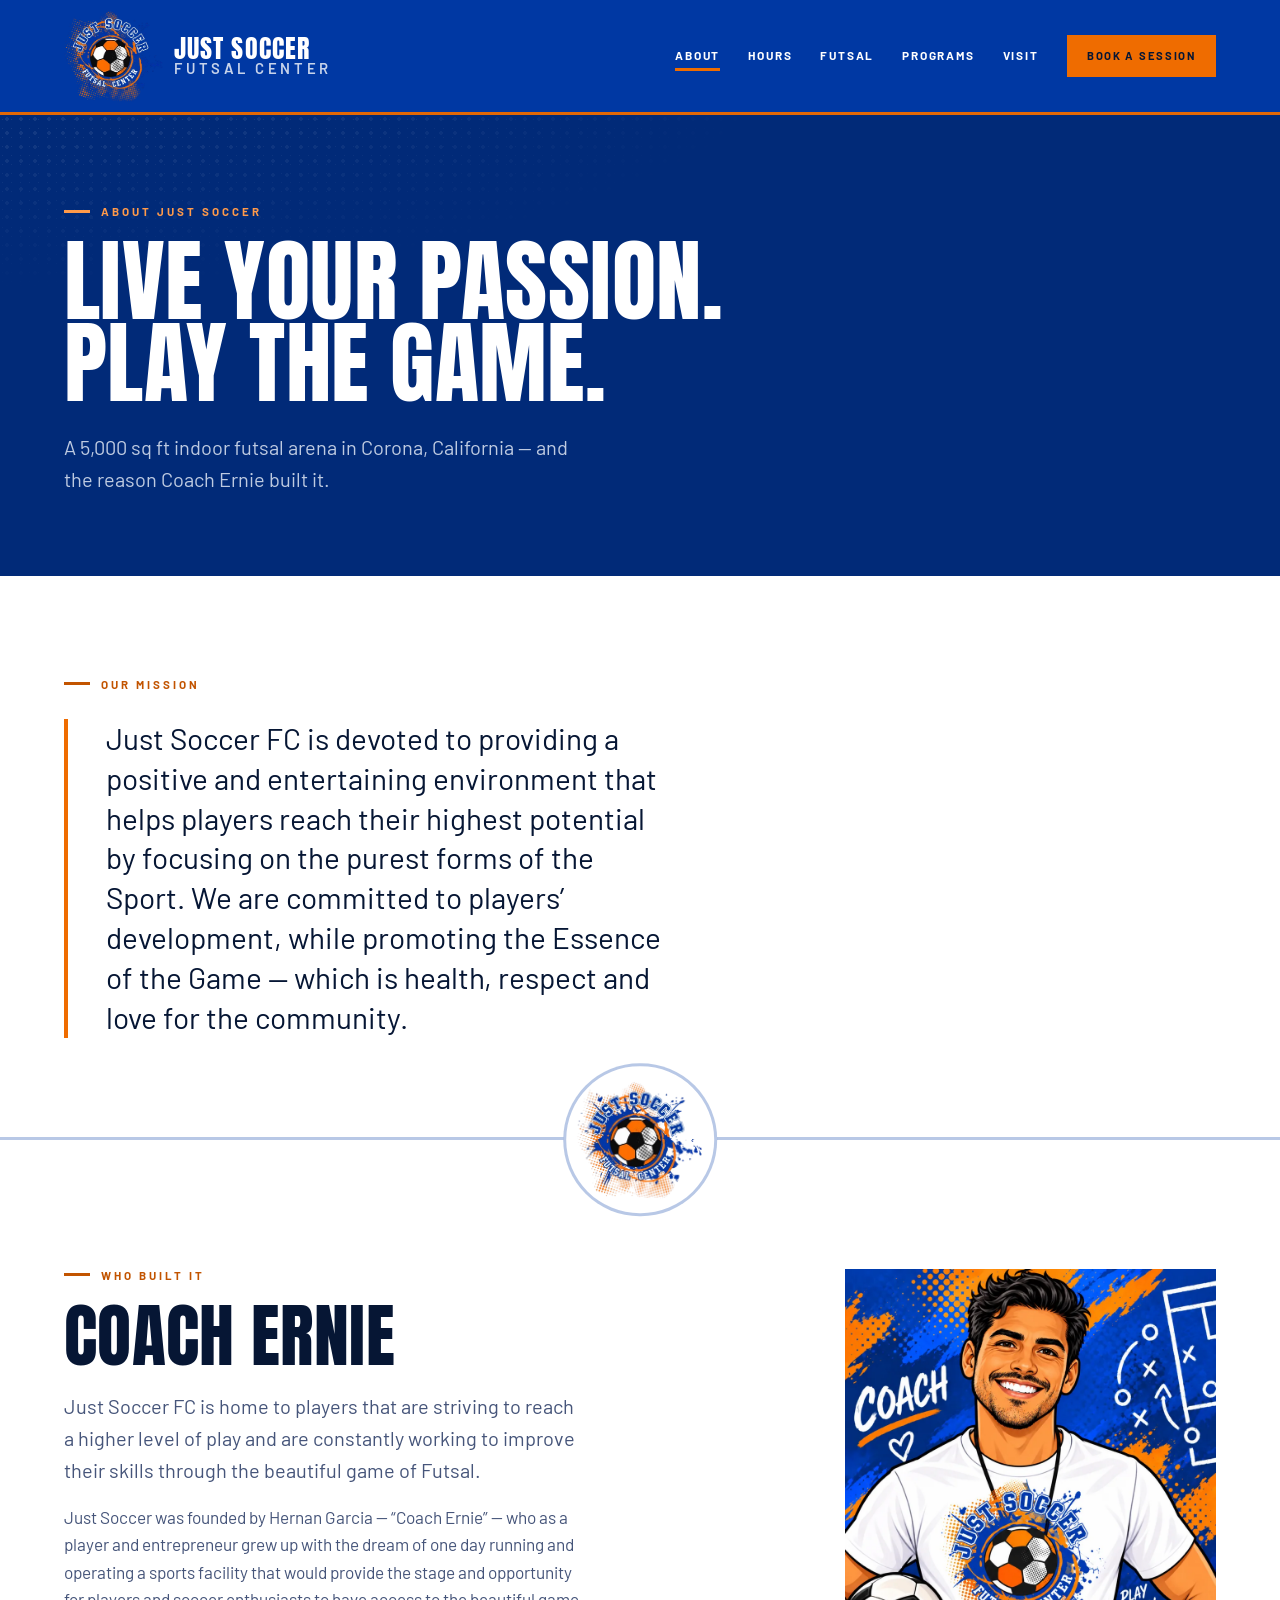
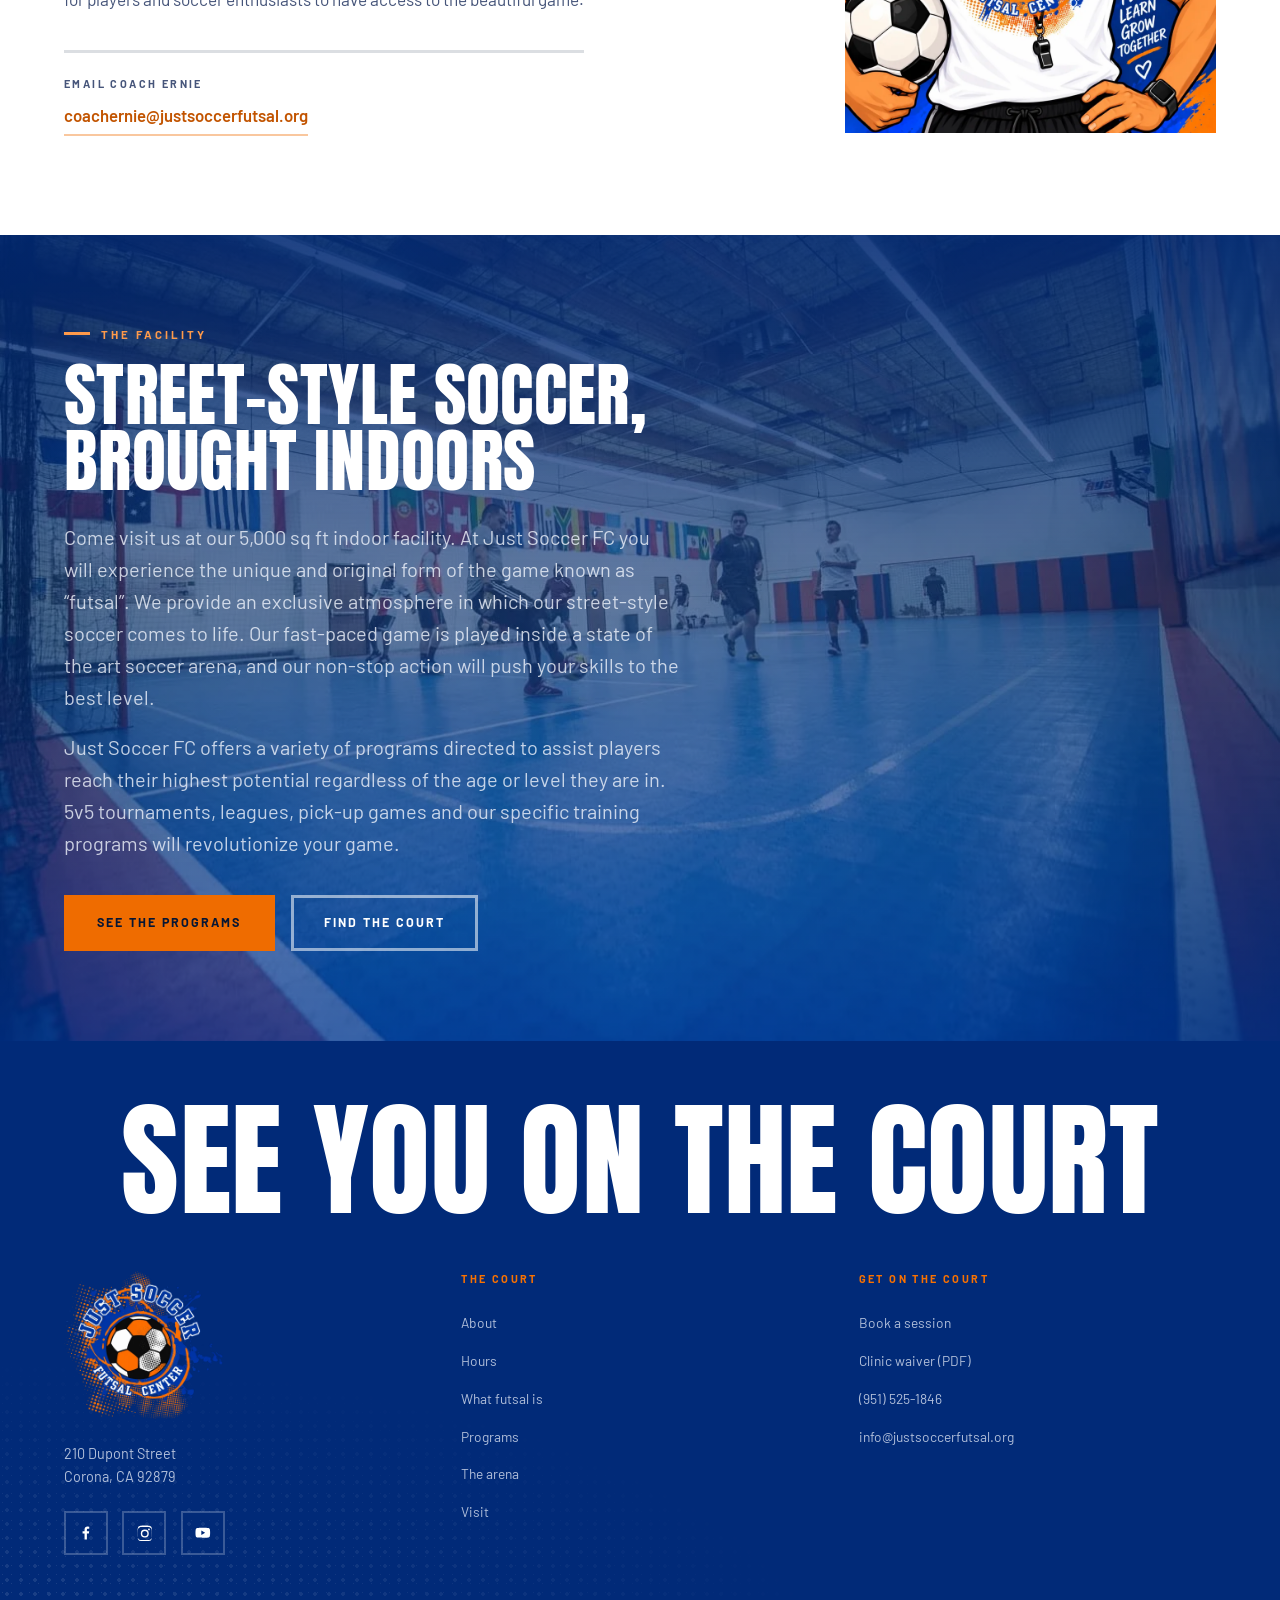
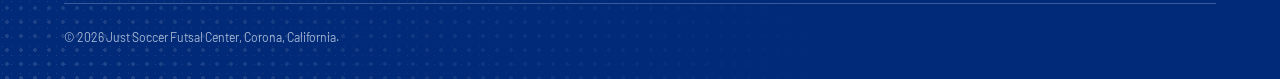
<file: about.html>
<!doctype html>
<html lang="en-US">
<head>
<meta charset="utf-8">
<meta name="viewport" content="width=device-width, initial-scale=1">
<title>About Just Soccer Futsal Center — Corona, California</title>
<meta name="description" content="Our mission, and the story behind the court. Just Soccer FC was founded by Hernan Garcia, Coach Ernie, to give players in Corona a stage for the beautiful game.">
<!-- Draft build. Remove this line before the site goes live. -->
<meta name="robots" content="noindex, nofollow">

<link rel="canonical" href="https://www.justsoccerfutsal.org/about">
<link rel="icon" href="assets/img/favicon-180.png" type="image/png" sizes="180x180">
<link rel="apple-touch-icon" href="assets/img/favicon-180.png">
<meta name="theme-color" content="#0039A5">

<meta property="og:type" content="article">
<meta property="og:site_name" content="Just Soccer Futsal Center">
<meta property="og:locale" content="en_US">
<meta property="og:url" content="https://www.justsoccerfutsal.org/about">
<meta property="og:title" content="About Just Soccer Futsal Center — Corona, California">
<meta property="og:description" content="Our mission, and the story behind the court. Founded by Hernan Garcia, Coach Ernie, to give players in Corona a stage for the beautiful game.">
<meta property="og:image" content="https://www.justsoccerfutsal.org/assets/img/og-1200x630.jpg">
<meta property="og:image:width" content="1200">
<meta property="og:image:height" content="630">
<meta property="og:image:alt" content="Children training on the blue court at Just Soccer Futsal Center in Corona.">
<meta name="twitter:card" content="summary_large_image">

<!-- The LocalBusiness block deliberately lives ONLY on the home page. Repeating
     the address, phone and hours here would give the same facts a second place
     to drift out of step — the exact failure the hours already came close to.
     This page describes itself and points at the organisation instead. -->
<script type="application/ld+json">
{
  "@context": "https://schema.org",
  "@type": "AboutPage",
  "name": "About Just Soccer Futsal Center",
  "url": "https://www.justsoccerfutsal.org/about",
  "mainEntity": {
    "@type": "SportsActivityLocation",
    "name": "Just Soccer Futsal Center",
    "url": "https://www.justsoccerfutsal.org/",
    "founder": { "@type": "Person", "name": "Hernan Garcia" }
  }
}
</script>

<link rel="preconnect" href="https://fonts.googleapis.com">
<link rel="preconnect" href="https://fonts.gstatic.com" crossorigin>
<link rel="stylesheet" href="https://fonts.googleapis.com/css2?family=Anton&family=Barlow:wght@400;500;600;700&display=swap">
<link rel="stylesheet" href="assets/css/site.css?v=47">
</head>

<body>

<!-- icon sprite -->
<svg class="sprite" aria-hidden="true" focusable="false">
  <symbol id="i-fb" viewBox="0 0 24 24"><path d="M13.5 21v-8h2.7l.4-3.1h-3.1V7.9c0-.9.25-1.5 1.55-1.5h1.65V3.6A22 22 0 0 0 14.3 3.5c-2.4 0-4 1.45-4 4.1v2.3H7.6V13h2.7v8Z"/></symbol>
  <symbol id="i-ig" viewBox="0 0 24 24"><path d="M12 2.2c3.2 0 3.6 0 4.85.07 1.17.05 1.8.25 2.23.41.56.22.96.48 1.38.9.42.42.68.82.9 1.38.16.42.36 1.06.41 2.23.06 1.25.07 1.63.07 4.81s0 3.56-.07 4.81c-.05 1.17-.25 1.8-.41 2.23-.22.56-.48.96-.9 1.38-.42.42-.82.68-1.38.9-.42.16-1.06.36-2.23.41-1.25.06-1.63.07-4.85.07s-3.6 0-4.85-.07c-1.17-.05-1.8-.25-2.23-.41a3.8 3.8 0 0 1-1.38-.9 3.8 3.8 0 0 1-.9-1.38c-.16-.42-.36-1.06-.41-2.23C2.21 15.56 2.2 15.18 2.2 12s0-3.56.07-4.81c.05-1.17.25-1.8.41-2.23.22-.56.48-.96.9-1.38.42-.42.82-.68 1.38-.9.42-.16 1.06-.36 2.23-.41C8.44 2.21 8.82 2.2 12 2.2Zm0 1.98c-3.13 0-3.5.01-4.73.07-1.14.05-1.76.24-2.17.4-.55.21-.94.47-1.35.88-.41.41-.67.8-.88 1.35-.16.41-.35 1.03-.4 2.17-.06 1.23-.07 1.6-.07 4.73s.01 3.5.07 4.73c.05 1.14.24 1.76.4 2.17.21.55.47.94.88 1.35.41.41.8.67 1.35.88.41.16 1.03.35 2.17.4 1.23.06 1.6.07 4.73.07s3.5-.01 4.73-.07c1.14-.05 1.76-.24 2.17-.4.55-.21.94-.47 1.35-.88.41-.41.67-.8.88-1.35.16-.41.35-1.03.4-2.17.06-1.23.07-1.6.07-4.73s-.01-3.5-.07-4.73c-.05-1.14-.24-1.76-.4-2.17a3.6 3.6 0 0 0-.88-1.35 3.6 3.6 0 0 0-1.35-.88c-.41-.16-1.03-.35-2.17-.4-1.23-.06-1.6-.07-4.73-.07Zm0 3.37a5.45 5.45 0 1 1 0 10.9 5.45 5.45 0 0 1 0-10.9Zm0 8.99a3.54 3.54 0 1 0 0-7.08 3.54 3.54 0 0 0 0 7.08Zm6.94-9.2a1.27 1.27 0 1 1-2.55 0 1.27 1.27 0 0 1 2.55 0Z"/></symbol>
  <symbol id="i-yt" viewBox="0 0 24 24"><path d="M21.6 7.2a2.5 2.5 0 0 0-1.76-1.77C18.28 5 12 5 12 5s-6.28 0-7.84.43A2.5 2.5 0 0 0 2.4 7.2 26 26 0 0 0 2 12a26 26 0 0 0 .4 4.8 2.5 2.5 0 0 0 1.76 1.77C5.72 19 12 19 12 19s6.28 0 7.84-.43a2.5 2.5 0 0 0 1.76-1.77A26 26 0 0 0 22 12a26 26 0 0 0-.4-4.8ZM10 15.02V8.98L15.2 12Z"/></symbol>
</svg>

<!-- ==========================================================
     NAV — identical to the home page. aria-current marks this
     page in the menu; the CSS underlines it permanently.
     ========================================================== -->
<header id="nav" class="is-solid">
  <a class="brand" href="index.html" aria-label="Just Soccer Futsal Center, home">
    <img class="brand__mark" src="assets/img/logo-260.webp" alt="" width="260" height="243" fetchpriority="high">
    <span class="brand__txt">Just Soccer<small>Futsal Center</small></span>
  </a>

  <button id="burger" class="burger" aria-expanded="false" aria-controls="navLinks" aria-label="Open menu">
    <span></span><span></span>
  </button>

  <nav id="navLinks" class="nav__links" aria-label="Main">
    <a href="about.html" aria-current="page">About</a>
    <a href="index.html#tonight">Hours</a>
    <a href="index.html#game">Futsal</a>
    <a href="index.html#programs">Programs</a>
    <a href="index.html#visit">Visit</a>
    <a class="btn" href="https://app.squarespacescheduling.com/schedule/9e3bd3ec" target="_blank" rel="noopener">Book a session<span class="vh"> (opens in a new tab)</span></a>
  </nav>
</header>

<main id="top">

<!-- ==========================================================
     PAGE HEAD
     Their own sign-off is the headline. "Live your passion! Play
     the Game!" is the one line on the source page written to be
     said out loud rather than read, which is exactly what display
     type is for — and it means the page opens in their voice
     before a word of ours appears.
     ========================================================== -->
<section class="phead halftone halftone--tl halftone--chalk">
  <p class="eyebrow eyebrow--light" data-reveal>About Just Soccer</p>
  <h1 class="phead__title" data-reveal style="--d:.06s">Live your passion.<br>Play the game.</h1>
  <p class="lede lede--light phead__lede" data-reveal style="--d:.14s">
    A 5,000 sq ft indoor futsal arena in Corona, California &mdash; and the reason
    Coach Ernie built it.
  </p>
</section>

<!-- ==========================================================
     MISSION — their words, not ours.
     The home page carries a compressed version of this in the
     statement band ("A positive, entertaining place where players
     reach their highest potential"). This is the full original.
     A mission statement is the one piece of copy on a site that
     should not be paraphrased: it is the thing the business has
     already decided how to say.
     ========================================================== -->
<section class="mission" id="mission">
  <div class="mission__wrap">
    <p class="eyebrow" data-reveal>Our mission</p>
    <blockquote class="mission__body" data-reveal style="--d:.08s">
      <p>
        Just Soccer FC is devoted to providing a positive and entertaining environment
        that helps players reach their highest potential by focusing on the purest forms
        of the Sport. We are committed to players&rsquo; development, while promoting the
        Essence of the Game &mdash; which is health, respect and love for the community.
      </p>
    </blockquote>
  </div>
</section>

<div class="touchline touchline--ink" aria-hidden="true">
  <img class="touchline__mark" src="assets/img/logo-260.webp" alt="" width="260" height="243" loading="lazy" decoding="async">
</div>

<!-- ==========================================================
     THE FOUNDER
     ========================================================== -->
<!-- Copy first in the DOM, picture second. That puts the text on the left at the
     page margin, matching the header and the mission above it, and it is also
     the better reading order: the heading introduces the section, so a screen
     reader and a phone both meet it before the illustration. -->
<section class="about-split" id="founder">
  <div class="about-split__body">
    <p class="eyebrow" data-reveal>Who built it</p>
    <h2 class="h2" data-reveal style="--d:.08s">Coach Ernie</h2>
    <p class="lede" data-reveal style="--d:.14s">
      Just Soccer FC is home to players that are striving to reach a higher level of
      play and are constantly working to improve their skills through the beautiful
      game of Futsal.
    </p>
    <p class="about-split__p" data-reveal style="--d:.2s">
      Just Soccer was founded by Hernan Garcia &mdash; &ldquo;Coach Ernie&rdquo; &mdash; who as a
      player and entrepreneur grew up with the dream of one day running and operating a
      sports facility that would provide the stage and opportunity for players and soccer
      enthusiasts to have access to the beautiful game.
    </p>

    <!-- His own address, not the general info@ one. It is also in the Visit
         section on the home page; this is the second place, and the more
         obvious one, since the reader has just finished reading about him.
         No target="_blank" — a mailto: hands off to a mail client, and a
         target on one leaves an empty tab behind in some browsers. -->
    <p class="about-split__contact" data-reveal style="--d:.26s">
      <span>Email Coach Ernie</span>
      <a class="about-split__mail" href="mailto:coachernie@justsoccerfutsal.org">coachernie@justsoccerfutsal.org</a>
    </p>
  </div>

  <!-- Brand illustration, not a photograph, and the only one on the site. It is
       1122x1402 — exactly 4:5 — so the frame is set to 4:5 and nothing is
       cropped: the ball at the bottom left and the tactics board top right both
       survive, and they are the parts that make it read as a coach. -->
  <figure class="about-split__figure" data-reveal style="--d:.12s">
    <picture>
      <source type="image/webp" srcset="assets/img/coach-900.webp">
      <img src="assets/img/coach-900.jpg" width="900" height="1124" loading="lazy" decoding="async"
           alt="Illustration of Coach Ernie in a Just Soccer Futsal Center shirt, holding a ball, with a whistle and a tactics board behind him.">
    </picture>
  </figure>
</section>

<!-- ==========================================================
     THE FACILITY — the arena band, reused from the home page so
     the two pages read as one site rather than two builds.
     ========================================================== -->
<section class="arena" id="facility">
  <div class="arena__frame js-zoomframe">
    <picture>
      <source type="image/webp" srcset="assets/img/arena-1291.webp">
      <img class="arena__media" src="assets/img/arena-1291.jpg"
           data-zoom="out" data-zoom-from="1.24" data-zoom-to="1"
           alt="The hall at Just Soccer: blue and orange court, flags of many nations along the wall, open-truss ceiling."
           loading="lazy" decoding="async">
    </picture>
  </div>
  <div class="arena__scrim"></div>

  <div class="arena__inner">
    <p class="eyebrow eyebrow--light" data-reveal>The facility</p>
    <h2 class="h2" data-reveal style="--d:.08s">Street-style soccer, brought indoors</h2>
    <p class="lede lede--light facility__p" data-reveal style="--d:.16s">
      Come visit us at our 5,000 sq ft indoor facility. At Just Soccer FC you will
      experience the unique and original form of the game known as &ldquo;futsal&rdquo;. We provide
      an exclusive atmosphere in which our street-style soccer comes to life. Our
      fast-paced game is played inside a state of the art soccer arena, and our
      non-stop action will push your skills to the best level.
    </p>
    <p class="lede lede--light facility__p" data-reveal style="--d:.22s">
      Just Soccer FC offers a variety of programs directed to assist players reach their
      highest potential regardless of the age or level they are in. 5v5 tournaments,
      leagues, pick-up games and our specific training programs will revolutionize
      your game.
    </p>
    <div class="facility__cta" data-reveal style="--d:.28s">
      <a class="btn" href="index.html#programs">See the programs</a>
      <a class="btn btn--ghost" href="index.html#visit">Find the court</a>
    </div>
  </div>
</section>

</main>

<!-- ==========================================================
     FOOTER — identical to the home page.
     ========================================================== -->
<footer class="foot halftone halftone--bl halftone--chalk">
  <p class="foot__sign" data-reveal>See you on the court</p>

  <div class="foot__wrap">
    <div class="foot__brand">
      <img class="foot__logo" src="assets/img/logo-720.webp" alt="Just Soccer Futsal Center" width="720" height="672" loading="lazy">
      <p><a class="foot__addr" href="https://maps.google.com/?q=210+Dupont+Street+Corona+CA+92879" target="_blank" rel="noopener">210 Dupont Street<br>Corona, CA 92879<span class="vh"> (opens in a new tab)</span></a></p>
      <div class="foot__social">
        <a href="https://www.facebook.com/justsoccerfutsal" aria-label="Just Soccer on Facebook, opens in a new tab" target="_blank" rel="noopener"><svg aria-hidden="true"><use href="#i-fb"/></svg></a>
        <a href="https://www.instagram.com/justsoccerfutsal" aria-label="Just Soccer on Instagram, opens in a new tab" target="_blank" rel="noopener"><svg aria-hidden="true"><use href="#i-ig"/></svg></a>
        <a href="https://www.youtube.com/channel/UCxHF92S_eRSLQZxwEKJkvgA" aria-label="Just Soccer on YouTube, opens in a new tab" target="_blank" rel="noopener"><svg aria-hidden="true"><use href="#i-yt"/></svg></a>
      </div>
    </div>

    <div>
      <h3>The court</h3>
      <ul>
        <li><a href="about.html">About</a></li>
        <li><a href="index.html#tonight">Hours</a></li>
        <li><a href="index.html#game">What futsal is</a></li>
        <li><a href="index.html#programs">Programs</a></li>
        <li><a href="index.html#arena">The arena</a></li>
        <li><a href="index.html#visit">Visit</a></li>
      </ul>
    </div>

    <div>
      <h3>Get on the court</h3>
      <ul>
        <li><a href="https://app.squarespacescheduling.com/schedule/9e3bd3ec" target="_blank" rel="noopener">Book a session<span class="vh"> (opens in a new tab)</span></a></li>
        <li><a href="assets/docs/clinic-waiver.pdf" target="_blank" rel="noopener"
               aria-label="Clinic waiver, PDF, opens in a new tab">Clinic waiver (PDF)</a></li>
        <li><a href="tel:+19515251846">(951) 525-1846</a></li>
        <li><a href="mailto:info@justsoccerfutsal.org">info@justsoccerfutsal.org</a></li>
      </ul>
    </div>
  </div>

  <div class="foot__base">
    <p>&copy; <span id="yr">2026</span> Just Soccer Futsal Center, Corona, California.</p>
  </div>
</footer>

<script src="assets/js/site.js?v=47"></script>
</body>
</html>
</file>
<file: assets/css/site.css>
/* ==========================================================================
   Just Soccer Futsal Center
   The palette is sampled from the CLUB BADGE, not from the website chrome:
   royal #0039A5 and orange #EF6C00, read off the logo pixels. The badge is
   spray-paint and halftone dots, so the page carries that texture too —
   halftone fields and chalk court lines are the visual grammar here, not
   decoration borrowed from somewhere else.
   ========================================================================== */

:root{
  /* brand — modal colors sampled from logo-source.png */
  --royal:      #0039A5;  --royal-rgb:      0, 57,165;   /* the badge blue */
  --royal-dp:   #012A78;  --royal-dp-rgb:   1, 42,120;
  --royal-lt:   #2B62D4;  --royal-lt-rgb:  43, 98,212;
  --orange:     #EF6C00;  --orange-rgb:   239,108,  0;   /* the badge orange */
  --orange-ink: #C25400;  --orange-ink-rgb:194, 84,  0;  /* orange as TEXT on white (4.6:1) */
  --orange-lt:  #FF9A4A;  --orange-lt-rgb:255,154, 74;   /* large text on royal only */
  /* The ball's orange, as close as it can get on the deep-royal footer. The
     ball itself samples #F86800 and the --orange token #EF6C00; both land at
     4.25-4.35:1 behind the footer's #012A78, under the 4.5 AA needs for text
     this size. Lightened along the SAME hue and saturation until it cleared,
     which took 2% and lands within a hair of the ball anyway. */
  --orange-ball:#F97100;  --orange-ball-rgb:249,113,  0;

  /* neutrals */
  --paper:      #FFFFFF;  --paper-rgb:    255,255,255;
  --chalk:      #EDF2FB;  --chalk-rgb:    237,242,251;   /* court-line white, tinted blue */
  --ink:        #061634;  --ink-rgb:        6, 22, 52;
  --ink-soft:   #46557A;
  --board:      #07101F;  --board-rgb:      7, 16, 31;   /* scoreboard ground */

  --line:       rgba(var(--ink-rgb),.14);
  --line-lt:    rgba(var(--chalk-rgb),.24);
  --chalkline:  rgba(var(--paper-rgb),.85);              /* painted court marking */

  --display: "Anton", "Haettenschweiler", "Arial Narrow", sans-serif;
  --sans:    "Barlow", "Jost", "Avenir Next", "Segoe UI", system-ui, sans-serif;

  --pad: clamp(1.25rem, 5vw, 5.5rem);
  --maxw: 1440px;
  --navh: 3.35rem;
  --ease: cubic-bezier(.22,.61,.36,1);
  --ease-io: cubic-bezier(.65,.05,.36,1);

  /* The touchline is a ZERO-HEIGHT line with a circle centred on it, so the
     circle hangs half its diameter into whatever sits above and below. Any
     section that ends against a touchline has to clear this, and it lives here
     rather than in .touchline so the clearance and the circle cannot drift
     apart — they did, and the Latest note ended up 5px inside the badge. */
  --touchline-circle: clamp(5.4rem,12.5vw,9.6rem);
}

/* ---------- reset ---------- */
*,*::before,*::after{ box-sizing:border-box; }
html{ -webkit-text-size-adjust:100%; scroll-behavior:smooth; }
body{
  margin:0;
  background:var(--paper);
  color:var(--ink);
  font-family:var(--sans);
  font-weight:400;
  font-size:clamp(1rem,.94rem + .28vw,1.075rem);
  line-height:1.6;
  overflow-x:hidden;
  -webkit-font-smoothing:antialiased;
}
img,video,svg{ display:block; max-width:100%; }
img,video{ height:auto; }
/* let <img> size against the real container, not the inline <picture> box */
picture{ display:contents; }
a{ color:inherit; text-decoration:none; }
button,input,textarea{ font:inherit; color:inherit; }
button{ background:none; border:0; cursor:pointer; }
h1,h2,h3,h4,p,ul,figure,form{ margin:0; }
ul{ list-style:none; padding:0; }
/* the UA rule for [hidden] loses to any display: declaration of ours */
[hidden]{ display:none !important; }
.sprite{ position:absolute; width:0; height:0; overflow:hidden; }
/* available to screen readers, absent from the visual design */
.vh{
  position:absolute; width:1px; height:1px; padding:0; margin:-1px;
  overflow:hidden; clip-path:inset(50%); white-space:nowrap; border:0;
}
::selection{ background:var(--orange); color:var(--ink); }
:focus-visible{ outline:3px solid var(--orange); outline-offset:3px; }

/* ==========================================================================
   BADGE GRAMMAR — halftone + court lines
   The logo is built from halftone dot fields and painted court markings.
   Both are reproduced here in CSS so the page shares the badge's language
   instead of just sitting next to it. No images, no requests, no libraries.
   ========================================================================== */

/* Halftone field. Two offset dot grids at different scales give the printed,
   slightly irregular feel of the badge rather than a flat polka dot. Always
   masked so it fades out — a full-bleed dot field reads as a bug. */
.halftone{ position:relative; isolation:isolate; }
.halftone::before{
  content:''; position:absolute; inset:0; z-index:-1; pointer-events:none;
  background-image:
    radial-gradient(currentColor 1.6px, transparent 1.7px),
    radial-gradient(currentColor .9px, transparent 1px);
  background-size:14px 14px, 9px 9px;
  background-position:0 0, 7px 7px;
  opacity:.16;
  -webkit-mask-image:var(--htmask, radial-gradient(120% 90% at 100% 0%, #000 0%, transparent 62%));
          mask-image:var(--htmask, radial-gradient(120% 90% at 100% 0%, #000 0%, transparent 62%));
}
.halftone--tl{ --htmask:radial-gradient(110% 85% at 0% 0%, #000 0%, transparent 60%); }
.halftone--bl{ --htmask:radial-gradient(110% 85% at 0% 100%, #000 0%, transparent 60%); }
.halftone--orange::before{ color:var(--orange); opacity:.30; }
.halftone--royal::before{ color:var(--royal); opacity:.22; }
.halftone--chalk::before{ color:var(--chalk); opacity:.14; }

/* Painted touchline. Sections are separated the way a court is: a chalk line
   with the halfway mark notched into it. */
.touchline{
  position:relative; height:0; border-top:3px solid var(--chalkline);
  opacity:.5;
}
.touchline::after{
  content:''; position:absolute; left:50%; top:50%;
  width:var(--touchline-circle); aspect-ratio:1;
  transform:translate(-50%,-50%);
  border:3px solid var(--chalkline); border-radius:50%;
  /* Opaque, not transparent: the touchline is drawn straight through the middle
     of this circle, and without a ground the rule would cut across the badge. */
  background:var(--paper);
}
/* on light grounds the chalk line has to be the ink hairline at full strength,
   or the halfway circle disappears entirely against white */
.touchline--ink{ border-color:rgba(var(--royal-rgb),.28); opacity:1; }
.touchline--ink::after{ border-color:rgba(var(--royal-rgb),.28); }

/* The club badge in the centre circle — which is where a crest sits on a real
   court. Kept modest: this is a breath between sections, so the mark reads as
   a maker's stamp rather than as a second logo competing with the header. */
.touchline__mark{
  position:absolute; left:50%; top:50%;
  transform:translate(-50%,-50%);
  width:clamp(4.4rem,10.2vw,7.9rem); height:auto;
  z-index:1; pointer-events:none;
}

/* ---------- shared type ---------- */
.eyebrow{
  font-size:.72rem; font-weight:700;
  letter-spacing:.26em; text-transform:uppercase;
  color:var(--orange-ink);
  margin-bottom:1.2rem;
  display:flex; align-items:center; gap:.7rem;
}
/* the eyebrow gets a short chalk stub, like a line marking running off-frame */
.eyebrow::before{
  content:''; width:1.6rem; height:3px; flex:none; background:currentColor;
}
.eyebrow i{ font-style:normal; opacity:.55; padding:0 .2em; }
.eyebrow--light{ color:var(--orange-lt); }

.h2{
  font-family:var(--display); font-weight:400;
  font-size:clamp(2.2rem,1.1rem + 4.1vw,4.4rem);
  line-height:.94; letter-spacing:.005em;
  text-transform:uppercase; text-wrap:balance;
}
.h3{
  font-family:var(--display); font-weight:400;
  font-size:clamp(1.35rem,1.1rem + .9vw,1.9rem);
  line-height:1.02; letter-spacing:.01em; text-transform:uppercase;
}
.lede{
  font-size:clamp(1.05rem,.98rem + .4vw,1.25rem);
  color:var(--ink-soft); max-width:56ch;
}
.lede--light{ color:rgba(var(--chalk-rgb),.80); }

/* ---------- buttons ----------
   Dark ink on orange, not white: white on #EF6C00 is 3.08:1 and fails at
   button label size. Ink on orange is 5.51:1 — and reads as jersey lettering,
   which is where the whole palette comes from anyway. */
.btn{
  position:relative;
  display:inline-flex; align-items:center; gap:.6rem;
  padding:.95rem 1.9rem;
  font-size:.78rem; font-weight:700;
  letter-spacing:.16em; text-transform:uppercase;
  border:3px solid var(--orange);
  background:var(--orange); color:var(--ink);
  overflow:hidden; isolation:isolate;
  transition:color .35s var(--ease), border-color .35s var(--ease), transform .12s var(--ease);
}
.btn::after{
  content:''; position:absolute; inset:0; z-index:-1;
  background:var(--royal);
  transform:scaleX(0); transform-origin:left;
  transition:transform .42s var(--ease-io);
}
.btn:hover::after, .btn:focus-visible::after{ transform:scaleX(1); }
.btn:hover, .btn:focus-visible{ color:var(--paper); border-color:var(--royal); }
/* the wipe is a hover affordance and never fires on touch, so without this a
   tap gave no feedback at all on the devices most used here */
.btn:active{ transform:translateY(1px) scale(.994); }
.btn[disabled], .btn[aria-disabled="true"]{ opacity:.45; pointer-events:none; }

.btn--ghost{ background:none; color:var(--paper); border-color:rgba(var(--paper-rgb),.55); }
.btn--ghost::after{ background:var(--paper); }
.btn--ghost:hover, .btn--ghost:focus-visible{ color:var(--royal); border-color:var(--paper); }

/* ==========================================================================
   PRELOADER
   ========================================================================== */
#load{
  position:fixed; inset:0; z-index:200;
  display:grid; place-items:center; align-content:center;
  background:var(--royal-dp);
  transition:opacity .7s var(--ease), visibility .7s;
}
/* The badge is the whole loading screen — it is the only thing on it, so it
   gets to be big. Capped at 30rem so it does not overflow a short laptop. */
.load__mark{ width:clamp(13rem,42vw,30rem); max-height:62svh; object-fit:contain; }
.load__bar{
  margin:2rem auto 0; height:3px; width:min(46vw,220px);
  background:rgba(var(--paper-rgb),.2); overflow:hidden;
}
.load__bar i{
  display:block; height:100%; width:40%; background:var(--orange);
  animation:slide 1.1s var(--ease-io) infinite;
}
@keyframes slide{ 0%{ transform:translateX(-110%); } 100%{ transform:translateX(360%); } }
body.is-loaded #load{ opacity:0; visibility:hidden; }
/* body locked until load */
body:not(.is-loaded){ overflow:hidden; height:100vh; }

/* ==========================================================================
   NAV
   The badge is a full-color mark on white, so it rides in a white chip rather
   than being keyed out — knocking the white background out would take the
   ball's own white panels with it and leave a hollow outline.
   ========================================================================== */
#nav{
  position:fixed; top:0; left:0; right:0; z-index:120;
  display:flex; align-items:center; justify-content:space-between; gap:1rem;
  padding:.6rem var(--pad);
  transition:background .4s var(--ease), box-shadow .4s var(--ease), padding .4s var(--ease);
}
#nav.is-stuck{
  background:rgba(var(--royal-rgb),.97);
  backdrop-filter:blur(10px);
  box-shadow:0 3px 0 rgba(var(--orange-rgb),.95);   /* an orange touchline under the bar */
  padding-top:.4rem; padding-bottom:.4rem;
}
/* Pages with no photographic hero carry .is-solid and skip the transparent
   state entirely. The home bar is transparent until you scroll past 72% of the
   hero, which works because it sits on a dark photograph for that whole
   distance. About's header band ends after ~60svh, so between there and the
   scroll threshold a transparent bar would put white nav text on the white
   mission section — invisible, with nothing in the console.

   It lives HERE, beside .is-stuck, rather than down in the About section where
   it started. Both are (1,1,0), so the cascade is decided by source order, and
   from the About section it came AFTER .is-menu-open and quietly reinstated the
   backdrop-filter that the rule below exists to remove. Keep all three nav
   states together, in this order. */
#nav.is-solid{
  background:rgba(var(--royal-rgb),.97);
  backdrop-filter:blur(10px);
  box-shadow:0 3px 0 rgba(var(--orange-rgb),.95);
}

/* backdrop-filter:none is load-bearing, not tidying.
   The mobile menu panel is position:fixed and lives INSIDE #nav. A
   backdrop-filter on an ancestor makes that ancestor the containing block for
   its fixed descendants — so once the bar went .is-stuck, the panel stopped
   sizing against the viewport and started sizing against the 85px nav bar.
   Its `inset:var(--navh) 0 0 0` then resolved to a height of ZERO: the royal
   background painted nothing and the links spilled down the page as bare text
   over the content behind them. At the top of the page there is no blur, which
   is why the menu only broke after you had scrolled.
   The bar is solid --royal-dp while the menu is open, so the blur has nothing
   to do anyway. (filter, transform, perspective and will-change do the same
   thing — don't add one to #nav either.) */
#nav.is-menu-open{ background:var(--royal-dp); backdrop-filter:none; }

/* the nav is fixed, so an in-page jump would otherwise land the heading under it */
#game, #programs, #arena, #tonight, #visit{ scroll-margin-top:4.5rem; }

/* The badge is absolutely positioned so it does NOT drive the bar's height.
   In flow, doubling it took the header from 66px to 112px — 12% of a laptop
   screen, permanently fixed. Out of flow it can be as large as it likes and
   overhangs the bar instead, which is how a club badge usually sits on a
   sports header. The brand link reserves the width with padding. */
/* The badge sits IN the bar's flow, so badge and bar are always sized in
   relation to each other. Two earlier attempts failed for opposite reasons:
   in flow at a fixed 6.2rem the bar grew to a permanent 112px; out of flow
   the badge overhung a small bar and needed an opaque tab behind it, which
   read as a blue block dropped onto the content.

   Instead the pair shrinks together. Large at the top of the page, where it
   sits over the hero photograph and costs nothing; compact once you start
   reading, which is the only time a fixed bar's height is actually expensive.
   The badge has no white ground to key out - it has a real alpha channel - so
   it needs no chip and no plate at either size. */
/* The badge and the wordmark shrink TOGETHER on scroll. --brand-txt is the one
   value that drives both lines of type, so the name and the strapline can never
   end up scaled differently, and it changes on the same class and the same
   easing curve as the badge's width — one movement, not two that nearly match.

   Sizes are chosen so the BADGE still sets the bar's height in both states: at
   the top it is 6.2rem wide and ~93px tall against ~36px of type, and stuck it
   is 3.4rem against ~25px. The bar therefore does not grow, which is the thing
   that made two earlier attempts at this wrong. */
.brand{
  --brand-txt:1.6rem;
  display:flex; align-items:center; gap:.7rem; color:var(--paper);
}
#nav.is-stuck .brand{ --brand-txt:.95rem; }

.brand__mark{
  width:6.2rem; height:auto; flex:none;
  transition:width .4s var(--ease), transform .3s var(--ease);
}
#nav.is-stuck .brand__mark{ width:3.4rem; }

@media (max-width:560px){
  .brand{ --brand-txt:1.15rem; }
  #nav.is-stuck .brand{ --brand-txt:.82rem; }
  .brand__mark{ width:4.4rem; }
  #nav.is-stuck .brand__mark{ width:2.9rem; }
}
.brand:hover .brand__mark{ transform:rotate(-6deg) scale(1.05); }

.brand__txt{
  font-family:var(--display); text-transform:uppercase;
  font-size:var(--brand-txt); line-height:.98; letter-spacing:.04em;
  /* matches the badge's width transition exactly, or the two arrive apart */
  transition:font-size .4s var(--ease);
}
.brand__txt small{
  display:block; font-size:calc(var(--brand-txt) * .58);
  letter-spacing:.24em; opacity:.78;
  font-family:var(--sans); font-weight:600;
  transition:font-size .4s var(--ease);
}

.nav__links{ display:flex; align-items:center; gap:clamp(1rem,2.2vw,2.1rem); }
.nav__links a{
  color:var(--paper); font-size:.74rem; font-weight:700;
  letter-spacing:.15em; text-transform:uppercase;
  position:relative; padding:.35rem 0;
}
.nav__links a:not(.btn)::after{
  content:''; position:absolute; left:0; right:0; bottom:0; height:3px;
  background:var(--orange); transform:scaleX(0); transform-origin:right;
  transition:transform .35s var(--ease-io);
}
.nav__links a:not(.btn):hover::after,
.nav__links a:not(.btn):focus-visible::after{ transform:scaleX(1); transform-origin:left; }
.nav__links a:active{ opacity:.7; }
/* color is restated here because `.nav__links a` (0,1,1) outweighs `.btn`
   (0,1,0) and was repainting the header CTA white -- white on #EF6C00 is
   3.08:1, the exact combination the palette rejects, on the one button that
   is on screen the entire visit. Ink on orange is 5.51:1. */
.nav__links .btn{
  padding:.62rem 1.15rem; font-size:.7rem; border-width:2px;
  color:var(--ink);
}
.nav__links .btn:hover, .nav__links .btn:focus-visible{ color:var(--paper); }

.burger{ display:none; width:2.75rem; height:2.75rem; position:relative; }
.burger span{
  position:absolute; left:.5rem; right:.5rem; height:3px; background:var(--paper);
  transition:transform .35s var(--ease), top .35s var(--ease), bottom .35s var(--ease);
}
.burger span:nth-child(1){ top:1rem; }
.burger span:nth-child(2){ bottom:1rem; }
.burger[aria-expanded="true"] span:nth-child(1){ top:1.32rem; transform:rotate(45deg); }
.burger[aria-expanded="true"] span:nth-child(2){ bottom:1.32rem; transform:rotate(-45deg); }
.burger:active span{ opacity:.65; }

@media (max-width:900px){
  .burger{ display:block; }
  /* inset:0, NOT inset:var(--navh). The panel used to start exactly where the
     bar ended, which relied on --navh still being accurate. It is measured once
     at load, when the bar is 85px — but the bar shrinks to 57px the moment it
     sticks (tighter padding, smaller badge), so the panel began 28px too low
     and a strip of the page showed through above the links.
     Covering the whole viewport makes a stale --navh harmless: it becomes a bit
     of extra blue above the links instead of a hole. The padding keeps the
     links centred in the space BELOW the bar, as before. */
  .nav__links{
    position:fixed; inset:0;
    padding:var(--navh) var(--pad) 0;
    flex-direction:column; justify-content:center; gap:1.6rem;
    background:var(--royal-dp);
    transform:translateY(-100%); opacity:0; pointer-events:none;
    transition:transform .5s var(--ease-io), opacity .35s;
  }
  /* the panel is a later sibling, so without this it would paint over the very
     button that closes it */
  .brand, .burger{ position:relative; z-index:1; }
  .nav__links.is-open{ transform:none; opacity:1; pointer-events:auto; }
  .nav__links a{ font-size:1rem; letter-spacing:.2em; }
}

/* ==========================================================================
   HERO
   The photograph lives in a fixed frame that clips; only the <img> inside it
   is scaled by scroll. Transforming the frame itself would widen the document
   and push a horizontal scrollbar out.
   ========================================================================== */
/* The rail is the scroll distance the camera gets; the hero sticks inside it.
   At exactly 100svh the arc's peak landed after half the hero had already left
   the screen, so the push-in was only ever seen on its way out. 168svh gives
   about two-thirds of a screen of extra travel — enough to open wide, push in,
   and pull back out with the frame still full.

   This is native `position: sticky`, not scroll-jacking: scroll velocity,
   momentum and the scrollbar all stay exactly as the browser made them. The
   cost is that the scoreboard sits ~0.7 screens lower, which is why "Hours" is
   the first item in the nav for anyone who came only for that. */
.hero-rail{ position:relative; height:250svh; }
/* Phones get about half the rail. 2.6 screens of pinned scroll before the first
   piece of information is a lot of thumb, and site.js halves the camera's depth
   at the same breakpoint so the shorter rail still holds a complete arc. */
@media (max-width:700px){ .hero-rail{ height:160svh; } }

.hero{
  position:sticky; top:0; height:100svh;
  display:grid; align-items:end; overflow:hidden;
  background:var(--royal-dp); isolation:isolate;
}
@media (prefers-reduced-motion: reduce){
  .hero-rail{ height:auto; }
  .hero{ position:relative; }
}

/* ---- multiplane camera ----
   One scroll progress through the hero drives four planes, each at its own
   rate. The nearer a plane is to the lens the faster it travels and the more
   it grows, which is what a dolly-in actually looks like — the far wall barely
   shifts while the netting in front of you sweeps past and out of frame.

   Every transform goes on a plane, never on .hero itself: scaling the section
   would widen the document and push a horizontal scrollbar out. The planes are
   inset -12% so a scaled plane never reveals its own edge. */
.hero__plane{
  position:absolute; inset:0; z-index:-3;
  transform-origin:50% 58%;
  will-change:transform, opacity;
}
/* Only enough bleed to cover the plane's own TRAVEL. An inset of -12% made the
   photograph 24% larger than the frame before a single pixel of scroll, so the
   hero never once showed the whole image — it opened already halfway into the
   push-in. Scale covers its own edges; only translate needs headroom. */
/* Origin sits on the centre-circle ball graphic (~54% across, ~74% down in the
   framed photograph), so the push-in converges on it rather than on the middle
   of the frame. That is the thing worth arriving at. */
.hero__frame{ inset:-5%; overflow:hidden; transform-origin:54% 74%; }
/* object-fit:cover is what stops the black bars: the clip is a fixed 16:9 and
   the hero pane is whatever shape the window is, so the frame is filled and the
   overflow cropped rather than letterboxed. The explicit width/height are load
   bearing for a <video> — unlike an <img> it has its own intrinsic 1920x1080
   box, and without these it would sit at that size inside the plane and leave
   bars top and bottom on any window that is not exactly 16:9.
   background keeps the crop dark rather than white for the instant before the
   poster paints. */
.hero__media{
  width:100%; height:100%;
  object-fit:cover; object-position:50% 60%;
  transform-origin:50% 52%;
  background:var(--royal-dp);
  display:block;
}

/* mid plane — the court markings, drawn not photographed */
.hero__court{ z-index:-1; pointer-events:none; }
.hero__court span{
  position:absolute; border:3px solid rgba(var(--paper-rgb),.22); border-radius:50%;
}
.hero__court span:nth-child(1){
  left:clamp(-14rem,-8vw,-6rem); bottom:clamp(-10rem,-6vw,-4rem);
  width:clamp(26rem,46vw,46rem); aspect-ratio:1;
}
.hero__court span:nth-child(2){
  left:clamp(-9rem,-4vw,-3rem); bottom:clamp(-5rem,-3vw,-1rem);
  width:clamp(16rem,29vw,29rem); aspect-ratio:1;
  border-color:rgba(var(--orange-rgb),.34);
}
.hero__court span:nth-child(3){
  right:-8%; top:14%;
  width:clamp(12rem,24vw,24rem); aspect-ratio:1;
  border-color:rgba(var(--paper-rgb),.12);
}

/* near plane — netting. Every photograph of this building is shot through the
   net, so the foreground plane is a net rather than an invented texture. */
.hero__net{
  z-index:-1; pointer-events:none; inset:-10%;
  background-image:
    repeating-linear-gradient(45deg,  rgba(var(--ink-rgb),.5) 0 1.5px, transparent 1.5px 34px),
    repeating-linear-gradient(-45deg, rgba(var(--ink-rgb),.5) 0 1.5px, transparent 1.5px 34px);
  opacity:.22;
  -webkit-mask-image:radial-gradient(135% 100% at 50% 108%, #000 8%, transparent 68%);
          mask-image:radial-gradient(135% 100% at 50% 108%, #000 8%, transparent 68%);
}
/* Three layers, front to back. The first is new and exists for one reason:
   the clip is far brighter than the photograph this scrim was originally tuned
   against — a lit pale ceiling and a sunlit blue floor where there used to be a
   dim hall. Measured across six frames, the eyebrow fell to 3.10:1 against a
   needed 4.5 and the stat figures to 4.69, both worst around t=8s when the
   camera is over the brightest part of the floor.

   It is a POOL behind the copy block in the bottom left, not a flat wash over
   the whole frame: darkening everything to fix one corner would have thrown
   away the openness at the top, which is the part of the drone shot worth
   having. Everything above and right of the copy is untouched. */
.hero__scrim{
  position:absolute; inset:0; z-index:-2;
  background:
    radial-gradient(130% 96% at 6% 86%,
                    rgba(var(--royal-dp-rgb),.84) 0%,
                    rgba(var(--royal-dp-rgb),.52) 46%,
                    rgba(var(--royal-dp-rgb),0) 74%),
    linear-gradient(180deg, rgba(var(--royal-dp-rgb),.76) 0%, rgba(var(--royal-dp-rgb),.20) 32%,
                            rgba(var(--royal-dp-rgb),.66) 70%, rgba(var(--royal-dp-rgb),.96) 100%),
    linear-gradient(90deg, rgba(var(--royal-rgb),.50), rgba(var(--royal-rgb),.06));
}
.hero__inner{
  position:relative;
  padding:0 var(--pad) clamp(3.5rem,9vh,7rem);
  max-width:var(--maxw); width:100%; margin-inline:auto;
  color:var(--paper);
}
/* The ceiling here is the load-bearing number, not the slope.
   At clamp(…, 1rem + 6.2vw, 5.6rem) the headline stopped growing at a 1216px
   viewport and sat at 89.6px on every screen above it — 7.0% of a 1280 laptop
   but only 4.67% of a 1920 monitor, from identical CSS. It read correctly on
   the laptop and shrank into the frame on anything larger.

   Lower base + steeper slope + a much higher cap: the laptop lands where it
   already was (91px at 1280) and larger displays keep scaling (133px at 1920).
   Simply raising the old cap would have pushed the laptop to 95px, which is
   bigger than the size that was signed off. */
.hero__title{
  font-family:var(--display); font-weight:400; text-transform:uppercase;
  font-size:clamp(2.4rem,.5rem + 6.5vw,9rem);
  line-height:.9; letter-spacing:.006em;
  max-width:16ch;
}
.hero__meta{
  margin-top:1.5rem;
  display:flex; flex-wrap:wrap; align-items:center; gap:.55rem 1.2rem;
  font-size:.76rem; font-weight:600; letter-spacing:.16em; text-transform:uppercase;
  color:rgba(var(--paper-rgb),.86);
}
.hero__meta b{ color:var(--orange-lt); font-weight:700; }
.hero__cta{ margin-top:2rem; display:flex; flex-wrap:wrap; gap:.85rem; }

/* word-by-word rise; JS splits the headline into .wfly spans */
.wfly{
  display:inline-block;
  transform:translateY(.9em) rotate(1.5deg); opacity:0;
  transition:transform .95s var(--ease), opacity .75s var(--ease);
}
.hero__title.is-in .wfly{ transform:none; opacity:1; }

.hero__scroll{
  position:absolute; left:50%; bottom:1.1rem; transform:translateX(-50%);
  width:3px; height:2.6rem; background:rgba(var(--paper-rgb),.30); overflow:hidden;
}
.hero__scroll i{
  display:block; width:100%; height:45%; background:var(--orange);
  animation:drop 1.9s var(--ease-io) infinite;
}
@keyframes drop{ 0%{ transform:translateY(-120%); } 100%{ transform:translateY(320%); } }

@media (max-width:700px){
  .hero__media{ object-position:50% 50%; }
  .hero__title{ font-size:clamp(2.2rem,6vw + 1rem,3.4rem); max-width:12ch; }
  .hero__court span:nth-child(1){ width:30rem; left:-12rem; }
  .hero__net{ opacity:.24; }
}

/* ==========================================================================
   TICKER
   ========================================================================== */
.ticker{
  background:var(--orange); color:var(--ink);
  overflow:hidden; padding:.85rem 0;
  border-block:3px solid var(--royal);
}
.ticker__track{ display:flex; width:max-content; animation:march 34s linear infinite; }
.ticker:hover .ticker__track{ animation-play-state:paused; }
.ticker__track span{
  font-family:var(--display); text-transform:uppercase;
  font-size:clamp(.95rem,.85rem + .5vw,1.3rem);
  letter-spacing:.06em; padding:0 1.4rem; white-space:nowrap;
  display:flex; align-items:center; gap:2.8rem;
}
.ticker__track span::after{
  content:''; width:.55rem; height:.55rem; background:var(--royal);
  transform:rotate(45deg); flex:none;
}
@keyframes march{ to{ transform:translateX(-50%); } }

/* ==========================================================================
   STATEMENT
   ========================================================================== */
.stmt{
  padding:clamp(4.5rem,12vh,8rem) var(--pad);
  max-width:var(--maxw); margin-inline:auto;
  color:var(--royal);                       /* drives the halftone tint */
}
.stmt__body{
  font-family:var(--display);
  font-size:clamp(1.7rem,.9rem + 3.3vw,3.4rem);
  line-height:1.08; text-transform:uppercase; max-width:19ch;
}
.wd{ color:rgba(var(--ink-rgb),.13); transition:color .45s var(--ease); }
.wd.is-lit{ color:var(--ink); }
.stmt__sig{
  margin-top:2.2rem; font-size:.76rem; font-weight:600;
  letter-spacing:.18em; text-transform:uppercase; color:var(--ink-soft);
}
.stmt__sig b{ color:var(--orange-ink); font-weight:700; }

/* ==========================================================================
   GAME — what futsal actually is
   ========================================================================== */
.game{
  background:var(--royal); color:var(--paper);
  padding:clamp(4.5rem,11vh,8rem) var(--pad);
}
.game__wrap{ max-width:var(--maxw); margin-inline:auto; }
.game__head{ max-width:62ch; }
.game__lede{ margin-top:1.4rem; }
/* 1px gaps over a tinted parent read as hairlines without doubling borders */
.game__grid{
  margin-top:clamp(2.5rem,6vh,4rem);
  display:grid; gap:3px;
  background:rgba(var(--paper-rgb),.28);
  grid-template-columns:repeat(auto-fit,minmax(230px,1fr));
  border:3px solid rgba(var(--paper-rgb),.28);
}
.game__cell{ background:var(--royal); padding:clamp(1.6rem,3vw,2.4rem); }
.game__cell dt{
  font-family:var(--display); text-transform:uppercase;
  font-size:clamp(1.9rem,1.2rem + 2vw,3rem); line-height:.92;
  color:var(--orange-lt);
}
.game__cell dd{ margin:.7rem 0 0; color:rgba(var(--chalk-rgb),.82); font-size:.95rem; }

/* ==========================================================================
   TONIGHT — the scoreboard
   The most-asked question at a futsal centre is "is it open and what's on".
   It gets the most on-theme container in the building: an arena scoreboard.
   ========================================================================== */
.board{
  padding:clamp(3.5rem,9vh,6rem) var(--pad);
  max-width:var(--maxw); margin-inline:auto;
}
.board__panel{
  background:var(--board); color:var(--paper);
  border:4px solid var(--ink);
  padding:clamp(1.4rem,3.5vw,2.6rem);
  position:relative; overflow:hidden; isolation:isolate;
}
/* dot-matrix wash so the panel reads as a lamp board, not a dark card */
.board__panel::before{
  content:''; position:absolute; inset:0; z-index:-1;
  background-image:radial-gradient(rgba(var(--paper-rgb),1) 1px, transparent 1.2px);
  background-size:6px 6px; opacity:.06;
}
.board__top{
  display:flex; flex-wrap:wrap; align-items:baseline; justify-content:space-between;
  gap:.6rem 1.5rem; padding-bottom:1.1rem; margin-bottom:1.4rem;
  border-bottom:3px solid rgba(var(--paper-rgb),.18);
}
/* a step up from .7rem: at that size the two board captions read as fine print
   on a panel whose whole job is to be legible across a room */
.board__label{
  font-size:.8rem; font-weight:700; letter-spacing:.28em; text-transform:uppercase;
  color:var(--orange-lt);
}
.board__live{ display:flex; align-items:center; gap:.5rem; }
.board__live i{
  width:.6rem; height:.6rem; border-radius:50%; background:var(--orange);
  animation:pulse 2.2s ease-in-out infinite;
}
@keyframes pulse{ 0%,100%{ opacity:1; } 50%{ opacity:.25; } }

.board__rows{ display:grid; gap:.1rem; }
.board__row{
  display:grid; grid-template-columns:1fr auto; gap:1rem;
  align-items:baseline; padding:.75rem 0;
  border-bottom:1px solid rgba(var(--paper-rgb),.1);
}
.board__row:last-child{ border-bottom:0; }
.board__row dt{
  font-size:.95rem; font-weight:600; letter-spacing:.14em; text-transform:uppercase;
  color:rgba(var(--chalk-rgb),.72);
}
/* "Monday – Friday" is 15 characters, and at .14em the tracking alone adds
   about 32px to it — enough to tip the label onto a second line once the size
   went up, which made that one row taller than the rest and broke the board's
   rhythm. Tracking is the cheaper thing to give back than the size. Below 400px
   the row stacks instead: at that width there is no arrangement where a
   15-character label and a 13-character time share a line. */
@media (max-width:460px){
  .board__row dt{ letter-spacing:.08em; }
}
@media (max-width:400px){
  .board__row{ grid-template-columns:1fr; gap:.1rem; padding:.85rem 0; }
  .board__row dd{ justify-self:start; }
}
/* the numerals are the point — big, amber, monospaced by tabular figures so
   the times line up in a column like a real board */
.board__row dd{
  margin:0; font-family:var(--display);
  font-size:clamp(1.4rem,1rem + 1.5vw,2.2rem); line-height:1;
  color:var(--orange); font-variant-numeric:tabular-nums;
  letter-spacing:.02em;
}
.board__foot{
  margin-top:1.5rem; padding-top:1.2rem;
  border-top:3px solid rgba(var(--paper-rgb),.18);
  display:flex; flex-wrap:wrap; align-items:center; gap:1rem 1.5rem;
  justify-content:space-between;
}
.board__note{ font-size:.9rem; color:rgba(var(--chalk-rgb),.62); max-width:42ch; }

/* ==========================================================================
   LATEST — Instagram reel facades
   A facade is a self-hosted cover plus a play badge. Clicking it swaps in
   Instagram's real blockquote and loads embed.js once. Until then the page
   makes no request to Meta and sets no third-party cookie, which is otherwise
   the whole cost of an embed: ~1MB of script and a tracking cookie that
   outlives the visit, on every page view, for content most people never open.
   ========================================================================== */
.latest{
  /* Bottom padding clears the touchline's circle, which hangs half its
     diameter above the line. At the old flat 6rem cap the circle reached 5px
     INTO the closing note on a 1440 screen and further on a 1920. */
  padding:clamp(3rem,7vh,5rem) var(--pad) calc(var(--touchline-circle) / 2 + 2.5rem);
  max-width:var(--maxw); margin-inline:auto;
  /* One width for the whole strip, so the head and the covers cannot drift
     apart. The reels are 9:16 - at full page width they sit marooned on the
     left with the section heading running out past them.
     Sized for a 2x2 of four. At the 60rem the three-up used, a 2x2 would give
     464px covers - 825px tall each, 1650px of section before the captions.
     40rem puts them at ~300px wide, which is the same size they were when
     there were three across. */
  --strip:40rem;
}
/* flex-start, NOT baseline. `.eyebrow` is itself a flex container with
   align-items:center, so none of its children participate in baseline
   alignment and the browser synthesises its baseline from the box edge instead
   of the text. Aligned that way the See-all link's glyphs sat 6.3px above the
   eyebrow's — consistently, at every width, which is what gave it away as
   geometry rather than a rounding artifact.
   Aligning the tops and nudging the link by its own padding puts the two
   strings on the same line properly. */
.latest__head{
  max-width:var(--strip); margin-inline:auto;
  display:flex; flex-wrap:wrap; align-items:flex-start; justify-content:space-between;
  gap:.6rem 1.5rem;
}
.latest__head .eyebrow{ margin-bottom:0; }
/* Deliberately small. The section already announces itself with the eyebrow
   above it; this only needs to say which platform the tiles come from, so it
   sits nearer .h3 than .h2 and does not compete with the real section
   headings further down the page. */
.latest__title{
  font-family:var(--display); font-weight:400;
  font-size:clamp(1.25rem,1.05rem + .7vw,1.6rem);
  line-height:1.05; letter-spacing:.01em; text-transform:uppercase;
  margin-top:.45rem;
}
.latest__all{
  /* The padding is split unevenly on purpose. It exists to make the link a
     24px target (21px was under it), but applied evenly it left the link's
     cap-height 1.8px below the eyebrow's beside it. Shifting .1125rem from the
     top to the bottom lines the two strings up without changing the target
     height. Measured, not eyeballed - see .latest__head. */
  display:inline-block; padding:.1875rem 0 .4125rem;
  font-size:.74rem; font-weight:700; letter-spacing:.14em; text-transform:uppercase;
  color:var(--orange-ink);
  border-bottom:2px solid transparent;
  transition:border-color .3s var(--ease);
}
.latest__all:hover, .latest__all:focus-visible{ border-color:var(--orange); }

/* Explicit 2x2, not auto-fit. Four 9:16 covers in one row would each be about
   215px wide on a laptop and the strip would run the full page; auto-fit at
   these sizes also produced orphan rows (3 + 1, then 2 + 2 only by luck).
   Two by two holds the same shape from a large monitor down to a small tablet,
   and only collapses to one column when a cover would stop reading.
   IF THE NUMBER OF REELS CHANGES, revisit this and --strip together. */
.latest__row{
  margin-top:clamp(1.5rem,3vh,2.2rem);
  display:grid; gap:clamp(1rem,2.2vw,1.6rem);
  grid-template-columns:repeat(2,minmax(0,1fr));
  max-width:var(--strip); margin-inline:auto;
}
/* The 2x2 holds all the way down to the smallest phone. Stacking four 9:16
   covers in one column made the section 2800px tall on a 390px screen - more
   than three screenfuls of nothing but reels, to reach a scoreboard and a
   phone number. Two up keeps it near 700px. The covers land around 167px wide
   there, which is about what Instagram's own profile grid gives you. */
@media (max-width:560px){
  .latest__row{ gap:.7rem; }
  /* the captions are what break first at this width, not the images */
  .reel__cap{ font-size:.76rem; line-height:1.35; }
}
.reel{ display:flex; flex-direction:column; gap:.85rem; }

/* The button IS the cover: a real <button>, so it is keyboard reachable and
   announces itself, rather than a div with a click handler. */
.reel__btn{
  position:relative; display:block; width:100%;
  aspect-ratio:9 / 16;
  padding:0; overflow:hidden;
  background:var(--royal-dp);
  border:3px solid var(--royal);
  cursor:pointer;
  transition:border-color .3s var(--ease);
}
.reel__btn img{ width:100%; height:100%; object-fit:cover; }
.reel__btn::after{                     /* darkens on hover so the badge lifts */
  content:''; position:absolute; inset:0;
  background:rgba(var(--royal-dp-rgb),0);
  transition:background .3s var(--ease);
}
.reel__btn:hover, .reel__btn:focus-visible{ border-color:var(--orange); }
.reel__btn:hover::after, .reel__btn:focus-visible::after{ background:rgba(var(--royal-dp-rgb),.28); }
.reel__btn:active{ transform:translateY(1px); }

.reel__play{
  position:absolute; left:50%; top:50%; transform:translate(-50%,-50%);
  width:clamp(3.2rem,7vw,4rem); aspect-ratio:1;
  display:grid; place-items:center;
  background:var(--orange); color:var(--ink);
  transition:transform .3s var(--ease);
}
.reel__btn:hover .reel__play{ transform:translate(-50%,-50%) scale(1.08); }
.reel__play svg{ width:45%; height:45%; margin-left:6%; }

.reel__cap{
  font-size:.9rem; color:var(--ink-soft); line-height:1.45;
}
.latest__note{
  max-width:var(--strip); margin-inline:auto;
  margin-top:clamp(1.4rem,3vh,2rem);
  font-size:.76rem; letter-spacing:.04em; color:var(--ink-soft); opacity:.75;
}

/* Once loaded, Instagram owns the box — drop our aspect ratio and framing so
   its iframe can size itself, or the reel gets cropped by our own container. */
.reel.is-live .reel__btn{ display:none; }
.reel.is-live blockquote.instagram-media{ margin:0 !important; min-width:0 !important; }

/* ==========================================================================
   PROGRAMS — jersey numerals
   ========================================================================== */
.prog{
  padding:clamp(4rem,10vh,7rem) var(--pad);
  max-width:var(--maxw); margin-inline:auto;
  color:var(--orange);                       /* drives the halftone tint */
}
.prog__head{
  display:flex; flex-wrap:wrap; align-items:end; justify-content:space-between; gap:1.5rem;
  color:var(--ink);
}
/* capped well inside the gutter: at full width the third column drifted so far
   from the description that the two stopped reading as one row */
.prog__list{
  margin-top:clamp(2.5rem,6vh,4rem);
  border-top:3px solid var(--line);
  max-width:74rem; color:var(--ink);
}
.prog__item{
  position:relative; isolation:isolate;
  display:grid;
  grid-template-columns:5.5rem 1fr minmax(0,22rem);
  gap:clamp(1rem,3vw,2.5rem);
  align-items:start;
  padding:clamp(1.5rem,3.5vh,2.4rem) 0;
  border-bottom:1px solid var(--line);
}
.prog__item::before{
  content:''; position:absolute; inset:0 calc(var(--pad) * -.4); z-index:-1;
  background:var(--chalk); opacity:0; transition:opacity .4s var(--ease);
}
.prog__item:hover::before{ opacity:1; }
/* Jersey numeral: outlined, oversized, the way a squad number is printed on a
   shirt back. -webkit-text-stroke is the only cross-browser way to outline
   type; the fallback colour shows if it is unsupported. */
.prog__no{
  font-family:var(--display);
  font-size:clamp(2.6rem,2rem + 1.8vw,3.8rem); line-height:.82;
  color:transparent;
  -webkit-text-stroke:2px var(--orange);
  transition:color .35s var(--ease);
  font-variant-numeric:tabular-nums;
}
@supports not ((-webkit-text-stroke: 2px red)){ .prog__no{ color:var(--orange); } }
.prog__item:hover .prog__no{ color:var(--orange); }
.prog__when{
  font-size:.78rem; font-weight:600; letter-spacing:.14em;
  text-transform:uppercase; color:var(--ink-soft);
  padding-top:.6rem; text-align:right;
}
.prog__item p{ margin-top:.6rem; color:var(--ink-soft); max-width:52ch; }
@media (max-width:760px){
  .prog__item{ grid-template-columns:3.4rem 1fr; }
  .prog__when{ grid-column:2; padding-top:.2rem; text-align:left; }
}

/* ==========================================================================
   ARENA — full-bleed band whose photograph zooms OUT as it arrives, the
   opposite move to the hero so the two never read as the same trick twice.
   ========================================================================== */
.arena{
  position:relative; min-height:clamp(26rem,72vh,40rem);
  display:grid; place-items:center; overflow:hidden;
  background:var(--royal-dp); isolation:isolate;
  text-align:center; color:var(--paper);
  padding:clamp(4rem,10vh,7rem) var(--pad);
}
.arena__frame{ position:absolute; inset:0; z-index:-2; overflow:hidden; }
/* framed low on purpose: the source photograph's advertising hoardings sit
   across the upper third and read as somebody else's venue */
.arena__media{
  width:100%; height:100%; object-fit:cover; object-position:50% 78%;
  transform:scale(1.24);      /* resting state; JS eases it back to 1 on entry */
  transform-origin:50% 50%; will-change:transform;
}
.arena__scrim{
  position:absolute; inset:0; z-index:-1;
  background:linear-gradient(180deg, rgba(var(--royal-dp-rgb),.86), rgba(var(--royal-dp-rgb),.62) 45%,
                                     rgba(var(--royal-dp-rgb),.92));
}
.arena__inner{ max-width:52rem; }
.arena__stats{
  margin-top:clamp(2.2rem,5vh,3.4rem);
  display:grid; grid-template-columns:repeat(auto-fit,minmax(140px,1fr));
  gap:clamp(1.4rem,4vw,3rem);
}
.arena__stats dt{
  font-family:var(--display); text-transform:uppercase;
  font-size:clamp(2rem,1.2rem + 2.4vw,3.4rem); line-height:.9;
  color:var(--orange-lt);
}
.arena__stats dd{
  margin:.5rem 0 0; font-size:.72rem; font-weight:700;
  letter-spacing:.16em; text-transform:uppercase; color:rgba(var(--paper-rgb),.76);
}

/* ==========================================================================
   SPLIT — photograph + copy, image drifting on a parallax
   ========================================================================== */
/* Triptych: photograph, text, photograph. The two source shots are different
   shapes (654x715 and 451x744), so neither is cropped in the file — both sit in
   an identical 3:4 box and object-fit does the cropping. That is what makes them
   read as a matched pair, and it survives someone swapping either photograph for
   another of any shape. */
.split{
  display:grid; gap:clamp(1.5rem,3.2vw,3rem);
  grid-template-columns:1fr 1.5fr 1fr;
  align-items:center;
  padding:clamp(4rem,11vh,8rem) var(--pad);
  max-width:var(--maxw); margin-inline:auto;
}
.split__figure{
  overflow:hidden; position:relative;
  aspect-ratio:3 / 4;          /* base height when a figure sits on its own row */
  align-self:stretch;
}
.split__figure img{
  width:100%; height:100%;
  object-fit:cover; object-position:50% 45%;
}
/* On the three-column layout the text is the tall element — 838px against the
   544px a 3:4 box gives, which left ~294px of dead space under each picture.
   Dropping the ratio lets both figures stretch to the row height, so they match
   the text and each other exactly, at any copy length. */
@media (min-width:881px){
  .split__figure{ aspect-ratio:auto; min-height:26rem; }
}
.split__body{ max-width:46ch; margin-inline:auto; }
.split__body p + p{ margin-top:1.1rem; }
.split__body .h2 + .lede{ margin-top:1.3rem; }
.split__list{ margin-top:1.8rem; display:grid; gap:.85rem; }
.split__list li{
  display:flex; gap:.8rem; align-items:baseline;
  font-size:.95rem; color:var(--ink-soft);
}
.split__list li::before{
  content:''; width:.5rem; height:.5rem; flex:none;
  background:var(--orange); transform:rotate(45deg) translateY(-.1rem);
}
/* the badge, printed large, on the one section that is about the club itself */
.split__badge{
  width:clamp(10rem,22vw,17rem); margin-bottom:2rem;
}
/* On the triptych it is the section's centrepiece and has to sit on the axis
   between the two photographs. The text block is already centred in the middle
   column, but the badge is a block element and was left-aligned inside it —
   88px off the true centre. Only on this layout: when the section stacks, the
   badge belongs on the left margin with the copy it heads. */
@media (min-width:881px){
  .split__badge{ margin-inline:auto; }
}
/* Narrow: the two photographs sit side by side ABOVE the text rather than
   sandwiching it. Stacked, image-text-image put the second picture below the
   list where it read as an orphan. */
@media (max-width:880px){
  .split{ grid-template-columns:1fr 1fr; }
  /* align-self:stretch would resolve the HEIGHT first and then derive width
     from the ratio, leaving each picture narrower than its own column. Here the
     width should fill and the height follow. */
  .split__figure{ align-self:start; }
  .split__body{ grid-column:1 / -1; order:1; max-width:52ch; margin-inline:0; }
}
/* Phones get the bracketing back: photo, text, photo, each full width. Two
   pictures side by side at this size land around 170px each and neither reads;
   stacked they are legible, and the pair still frames the copy the way it does
   on the triptych. The DOM order is already photo / text / photo, so this is
   just a single column — no reordering needed. */
@media (max-width:520px){
  .split{ grid-template-columns:1fr; gap:2rem; }
  .split__body{ order:0; }        /* cancel the tablet reorder; follow DOM order */
  .split__figure{ aspect-ratio:4 / 3; }   /* landscape reads wider on a narrow screen */
}

/* ==========================================================================
   VISIT
   ========================================================================== */
.visit{
  background:var(--chalk); color:var(--royal);
  padding:clamp(4rem,11vh,8rem) var(--pad);
}
.visit__wrap{
  max-width:var(--maxw); margin-inline:auto; color:var(--ink);
  display:grid; gap:clamp(2.5rem,6vw,5rem);
  grid-template-columns:1.1fr 1fr; align-items:start;
}
@media (max-width:880px){ .visit__wrap{ grid-template-columns:1fr; } }
.visit__rows{ margin-top:2.2rem; border-top:3px solid var(--line); }
.visit__row{
  display:grid; grid-template-columns:7.5rem 1fr; gap:1rem;
  padding:1.05rem 0; border-bottom:1px solid var(--line); align-items:baseline;
}
.visit__row dt{
  font-size:.7rem; font-weight:700; letter-spacing:.18em;
  text-transform:uppercase; color:var(--ink-soft);
}
/* coachernie@justsoccerfutsal.org is 31 characters with nowhere to break. Against
   a fixed 7.5rem label column it needed 372px, which overflowed the document on
   anything under ~400px wide — an iPhone SE got a horizontal scrollbar. */
.visit__row dd{ margin:0; font-size:1.02rem; overflow-wrap:anywhere; }
/* same reason as the footer list: a 19px tall inline link is under the 24px
   target minimum, and these are the phone number and the two addresses -- the
   links most likely to be tapped on a phone. */
.visit__row dd a{ display:inline-block; padding:.3rem 0; }
@media (max-width:560px){
  .visit__row{ grid-template-columns:1fr; gap:.15rem; }
  .visit__row dt{ font-size:.66rem; }
}
.visit__row a{ text-decoration:underline; text-underline-offset:3px; text-decoration-color:var(--line); }
.visit__row a:hover{ color:var(--orange-ink); text-decoration-color:currentColor; }
.visit__row a:active{ opacity:.7; }
.visit__card{ background:var(--royal); color:var(--paper); padding:clamp(1.8rem,4vw,2.8rem); }
.visit__card p{ margin-top:.9rem; color:rgba(var(--chalk-rgb),.80); }
.visit__card .btn{ margin-top:1.9rem; }
.visit__map{
  margin-top:1.6rem; display:block; border:3px solid rgba(var(--paper-rgb),.25);
  padding:.9rem 1.1rem;
  font-size:.74rem; font-weight:700; letter-spacing:.16em; text-transform:uppercase;
  transition:background .3s var(--ease), border-color .3s var(--ease);
}
.visit__map:hover{ background:rgba(var(--paper-rgb),.1); border-color:var(--orange); }

/* ==========================================================================
   ABOUT PAGE
   Built almost entirely from components that already exist — the arena band,
   the touchline, .h2/.lede/.eyebrow/.btn are all reused verbatim, so the two
   pages read as one site rather than two builds. Only what genuinely has no
   equivalent on the home page is defined here.
   ========================================================================== */

/* the current page keeps its underline lit rather than waiting for a hover */
.nav__links a[aria-current="page"]::after{ transform:scaleX(1); transform-origin:left; }

.phead{
  position:relative;
  background:var(--royal-dp); color:var(--paper);
  /* --navh is measured by site.js, so this clears the real bar rather than a
     guess that goes stale the next time the badge is resized */
  padding:calc(var(--navh) + clamp(3.5rem,10vh,7rem)) var(--pad) clamp(3.5rem,9vh,6.5rem);
}
.phead__title{
  font-family:var(--display); font-weight:400;
  /* the same curve as the home page's h1: a floor, a viewport term that keeps
     scaling on a large monitor, and a ceiling so it cannot swallow a 4K screen */
  font-size:clamp(2.4rem,.5rem + 6.5vw,9rem);
  line-height:.9; letter-spacing:.005em; text-transform:uppercase;
  margin:0 0 clamp(1.2rem,3vh,2rem);
  max-width:18ch;
}
.phead__lede{ max-width:46ch; }

/* The mission statement. Set at lede-and-a-half on a white ground with nothing
   else in the band: it is the only thing on the page that is quoted rather than
   written, and it should look quoted. */
.mission{ background:var(--paper); padding:clamp(4rem,11vh,8rem) var(--pad); }
/* Left-aligned on the page margin, not centred. Every other band on this site
   starts at var(--pad); a centred measure here made the mission jump inward
   from the header above it and read as a different template. The max-width
   still holds the line length. */
.mission__wrap{ max-width:var(--maxw); margin-inline:auto; }
.mission__body{ max-width:60ch; }
.mission__body{
  margin:1.6rem 0 0; padding:0 0 0 clamp(1.2rem,3vw,2.4rem);
  border-left:4px solid var(--orange);
}
.mission__body p{
  font-size:clamp(1.25rem,1.02rem + 1.05vw,2.05rem);
  line-height:1.34; color:var(--ink); text-wrap:pretty;
}

.about-split{
  display:grid; grid-template-columns:1fr 1fr;
  gap:clamp(2rem,5vw,4.5rem); align-items:center;
  max-width:var(--maxw); margin-inline:auto;
  /* The top value clears the TOUCHLINE BADGE above, not just the line. The
     circle hangs half its diameter below the rule and the badge's halftone
     spray reaches past that again, so measuring to the line left the picture
     appearing to touch the crest. */
  padding:clamp(5.5rem,14vh,9.5rem) var(--pad) clamp(4rem,11vh,8rem);
}
/* 4:5, matching the illustration's own 1122x1402 exactly, so object-fit crops
   nothing. The earlier 4:3 was there to stop a PHOTOGRAPH towering over the copy;
   the fix here is a width cap instead, because cropping this one would cut the
   ball off the bottom or the tactics board off the top.
   Capped and pushed to the right margin so it ends where the page ends, rather
   than floating in the middle of a half-empty column. */
.about-split__figure{
  margin:0; overflow:hidden; aspect-ratio:4 / 5;
  width:100%; max-width:clamp(15rem,29vw,25rem);
  justify-self:end;
}
.about-split__figure img{ width:100%; height:100%; object-fit:cover; object-position:50% 45%; }
.about-split__body{ max-width:52ch; }
.about-split__body .h2{ margin-bottom:1.3rem; }
.about-split__p{ margin-top:1.1rem; color:var(--ink-soft); }

/* Coach Ernie's address, sitting where the reader has just finished reading
   about him. The label is the eyebrow's small-caps voice so the block reads as
   a labelled field rather than a stray line of copy. */
.about-split__contact{
  margin-top:clamp(1.8rem,4vh,2.4rem);
  display:flex; flex-direction:column; gap:.35rem;
  padding-top:1.4rem; border-top:3px solid var(--line);
}
.about-split__contact span{
  font-size:.68rem; font-weight:700; letter-spacing:.22em;
  text-transform:uppercase; color:var(--ink-soft);
}
.about-split__mail{
  align-self:start;
  /* padded to clear the 24px target minimum: at 1.05rem the inline box is 26px
     but the underline sits on the very edge of it, so the extra makes the
     whole thing comfortably tappable rather than only just legal */
  padding:.25rem 0 .3rem;
  font-size:1.05rem; font-weight:600;
  /* --orange-ink, not --orange: 4.6:1 on white against 3.0:1, and this is
     body-sized text, so it needs the darker one */
  color:var(--orange-ink);
  border-bottom:2px solid rgba(var(--orange-rgb),.38);
  overflow-wrap:anywhere;            /* 31 characters with nowhere to break */
  transition:color .3s var(--ease), border-color .3s var(--ease);
}
.about-split__mail:hover, .about-split__mail:focus-visible{
  color:var(--orange); border-color:var(--orange);
}
@media (max-width:880px){
  .about-split{ grid-template-columns:1fr; gap:2.5rem; }
  /* stays 4:5 - a landscape override here would crop the illustration, which
     is the one image on the site that must not be cropped */
  .about-split__figure{ justify-self:center; max-width:min(22rem, 100%); }
}

/* The arena band centres its text, which is right for the home page's headline
   plus four short stats. Here it holds two paragraphs of body copy, and eight
   centred lines rag on both edges with no left margin for the eye to return to
   — measurably slower to read and it looks like a caption. Same band, same
   photograph, left-aligned copy. */
/* The seam with the footer.
   The band ended on rgb(1,42,120) and the footer BEGINS on rgb(1,42,120) - the
   identical value - so there was no seam at all and the two read as one endless
   blue field. On the home page the footer is preceded by the chalk Visit
   section, so the problem never arose there.

   A drawn rule was the first fix and it looked like a drawn rule. This instead
   makes the two sections genuinely different tones: the scrim now finishes on
   royal rather than royal-dp, so the photograph stays open and lit at the
   bottom and the darker footer reads as a step down from it. The boundary comes
   from the change in value, the way every other section change on this site
   does, rather than from a line laid across it. */
#facility{ text-align:left; }
#facility .arena__scrim{
  background:linear-gradient(180deg,
    rgba(var(--royal-dp-rgb),.88),
    rgba(var(--royal-dp-rgb),.58) 45%,
    rgba(var(--royal-rgb),.72));
}
/* The inner box is sized for the HEADLINE, the paragraphs are narrowed
   separately. Holding both to one measure forced "Street-style" to break at
   its own hyphen, which reads as a typo rather than a line break. */
#facility .arena__inner{ max-width:min(62rem, 100%); justify-self:start; }
#facility .eyebrow{ justify-content:flex-start; }
.facility__p{ max-width:56ch; }
/* NOT :first-of-type - the eyebrow is a <p> too, so that selector matched the
   eyebrow and left the copy jammed under the headline. Target the adjacency. */
.h2 + .facility__p{ margin-top:clamp(1.4rem,3vh,2rem); }
.facility__p + .facility__p{ margin-top:1.1rem; }
.facility__cta{ display:flex; flex-wrap:wrap; gap:1rem; margin-top:clamp(1.8rem,4vh,2.6rem); }

/* ==========================================================================
   FOOTER
   ========================================================================== */
.foot{
  position:relative;
  background:var(--royal-dp); color:rgba(var(--chalk-rgb),.74);
  /* All of the top space lives here now that the touchline is gone. It used to
     be split between this padding and the headline margin, which stacked to
     7.6rem of empty blue above the closing line. */
  padding:clamp(2.8rem,7vh,4.6rem) var(--pad) 2rem;
  font-size:.9rem;
}
/* The closing line. The footer had no display type at all, which is most of
   why it read as generic — every other section is Anton-led. This also fills
   the width that the brand column was leaving empty. */
.foot__sign{
  font-family:var(--display); text-transform:uppercase;
  font-size:clamp(1.6rem,9.75vw,12rem);
  line-height:.9; letter-spacing:.005em;
  /* Centred. It is sized to fill about 90% of the width, so left-aligned it
     put all the slack on the right and read as slightly off. */
  text-align:center;
  color:var(--paper);
  margin:0 0 clamp(2.5rem,6vh,3.75rem);
  white-space:nowrap;
}
.foot__wrap{
  max-width:var(--maxw); margin-inline:auto;
  display:grid; gap:2.5rem; grid-template-columns:1fr 1fr 1fr;
}
@media (max-width:760px){
  .foot__wrap{ grid-template-columns:1fr 1fr; }
  .foot__brand{ grid-column:1 / -1; }
}
.foot__logo{ width:clamp(7.5rem,15vw,10rem); margin-bottom:1.4rem; }
.foot__addr{
  border-bottom:1px solid transparent;
  transition:border-color .3s var(--ease), color .3s var(--ease);
}
.foot__addr:hover, .foot__addr:focus-visible{
  color:var(--orange-lt); border-color:rgba(var(--orange-lt-rgb),.5);
}

/* The link columns step back so the closing line leads. Heads were solid white
   at the same weight as everything else, which made three equal voices. */
.foot h3{
  font-size:.68rem; font-weight:700; letter-spacing:.22em;
  text-transform:uppercase; color:var(--orange-ball);
  margin-bottom:1.1rem;
}
/* WCAG 2.2 target size wants 24px minimum; these links were 17px tall boxes
   stacked 10px apart, which on a phone is a thumb landing between two of them.
   Padding the anchor rather than spacing the <li> grows the hit area without
   moving anything visually. */
.foot ul{ display:grid; gap:.15rem; font-size:.86rem; }
.foot ul a{ display:inline-block; padding:.42rem 0; }
.foot a:hover{ color:var(--orange-lt); }
.foot a:active{ opacity:.7; }
.foot__social{ display:flex; gap:.9rem; margin-top:1.4rem; }
.foot__social a{
  width:2.75rem; height:2.75rem; display:grid; place-items:center;
  border:2px solid var(--line-lt); color:var(--paper);
  transition:background .3s var(--ease), border-color .3s var(--ease);
}
.foot__social a:hover{ background:var(--orange); border-color:var(--orange); color:var(--ink); }
.foot__social a:active{ transform:translateY(1px); }
.foot__social svg{ width:1.1rem; height:1.1rem; fill:currentColor; }
.foot__base{
  max-width:var(--maxw); margin:3rem auto 0; padding-top:1.5rem;
  border-top:1px solid var(--line-lt);
  /* .52 alpha on royal-dp measured 4.17:1 at 12px, under AA. .70 clears it
     while still reading as the quietest line on the page. */
  display:grid; gap:1rem; font-size:.76rem; color:rgba(var(--chalk-rgb),.70);
}

/* ==========================================================================
   REVEAL
   ========================================================================== */
[data-reveal]{
  opacity:0; transform:translateY(1.6rem);
  transition:opacity .8s var(--ease), transform .8s var(--ease);
  transition-delay:var(--d,0s);
}
[data-reveal].is-in{ opacity:1; transform:none; }

/* Section headings rise out of a mask instead of fading up with the body copy.
   At display size a fade reads as a page that hasn't finished loading.

   The mask sits on an injected inner span (site.js: maskHeadings), NEVER on the
   <h2> itself. clip-path is folded into IntersectionObserver's intersection
   rect, so a fully clipped <h2> reports intersectionRatio 0 — and the very
   observer that would add .is-in and un-clip it can then never fire. The
   heading hides itself permanently, with nothing in the console. Clipping a
   child keeps the observed box unclipped and breaks the deadlock. */
.h2[data-reveal]{ opacity:1; transform:none; }
.h2__in{
  display:block; text-wrap:inherit;
  clip-path:inset(0 0 110% 0);
  transform:translateY(.32em);
  transition:clip-path .9s var(--ease), transform .9s var(--ease);
  transition-delay:var(--d,0s);
}
.h2[data-reveal].is-in .h2__in{ clip-path:inset(-25% -5% -25% -5%); transform:none; }

/* SHORT VIEWPORTS — landscape phones.
   The bar is 112px at rest because the badge is 6.2rem, which is right on a
   tall screen and wrong on a 390px one: it ate 29% of the height, and the
   hero's bottom-anchored copy ran up underneath it. Measured on five landscape
   phone sizes, the HEADLINE sat 23-41px behind the bar and the eyebrow
   overlapped the wordmark outright.
   The bar already knows how to be small — this is its stuck size, applied on
   available height rather than waiting for a scroll that has not happened yet.
   Keyed on height alone, so a short desktop window gets the same sense. */
@media (max-height:520px){
  #nav{ padding-top:.35rem; padding-bottom:.35rem; }
  .brand__mark{ width:3.1rem; }
  #nav.is-stuck .brand__mark{ width:2.8rem; }
  .brand{ --brand-txt:.9rem; }
  #nav.is-stuck .brand{ --brand-txt:.82rem; }
  /* the hero block has to fit what is left: trim its floor and its type a step */
  .hero__inner{ padding-bottom:clamp(1.5rem,5vh,2.5rem); }
  .hero__title{ font-size:clamp(2rem,.5rem + 5vw,3.6rem); }
  .hero__meta{ gap:.4rem 1.2rem; }
}

/* The open MENU has the same problem the hero had: six items centred with
   1.6rem between them need more height than a landscape phone has, so the
   last one ("Book a session" - the one that matters) ran off the bottom.
   Measured 9-17px of spill at 375 and 360 tall.
   Scoped to the width where the panel actually EXISTS; above 900px the nav is
   a horizontal bar and none of this applies. */
@media (max-height:520px) and (max-width:900px){
  .nav__links{
    justify-content:flex-start;
    gap:.85rem;
    padding:calc(var(--navh) + .75rem) var(--pad) 1.25rem;
    overflow-y:auto;                 /* a backstop, not the plan */
  }
  .nav__links a{ font-size:.88rem; }
  .nav__links .btn{ padding:.55rem 1.05rem; }
}

/* ==========================================================================
   REDUCED MOTION
   Every effect above is decoration — none of it carries meaning, so all of it
   goes rather than being merely shortened.
   ========================================================================== */
@media (prefers-reduced-motion: reduce){
  html{ scroll-behavior:auto; }
  *,*::before,*::after{
    animation-duration:.001ms !important; animation-iteration-count:1 !important;
    transition-duration:.001ms !important;
  }
  [data-reveal]{ opacity:1; transform:none; }
  .h2__in{ clip-path:none; transform:none; }
  .wfly{ opacity:1; transform:none; }
  .wd{ color:var(--ink); }
  .hero__media, .arena__media, .hero__plane{ transform:none !important; opacity:1 !important; }
  .ticker__track{ animation:none; }
  .board__live i{ animation:none; }
}
</file>
